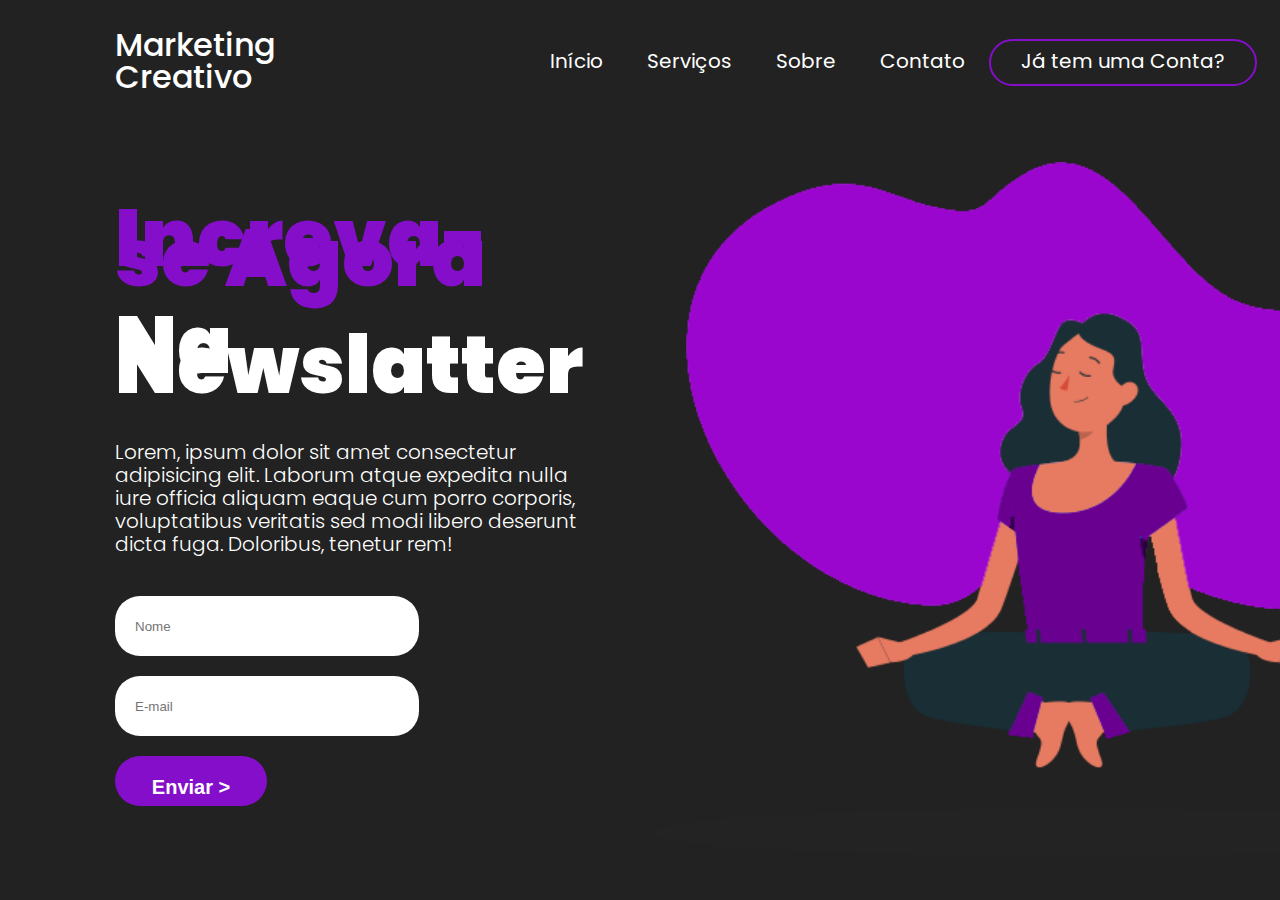
<file: landing-page/index.html>
<!DOCTYPE html>
<html lang="pt-br">
<head>
    <meta charset="UTF-8">
    <meta http-equiv="X-UA-Compatible" content="IE=edge">
    <meta name="viewport" content="width=device-width, initial-scale=1.0">
    <link rel="shortcut icon" href="favicon.ico" type="image/x-icon">
    <link rel="stylesheet" href="style.css">
    <link rel="stylesheet" href="media.css">
    <title>Landing Page</title>
</head>
<body>
    <header>
        <div id="title">
            <h1>Marketing</h1>
            <h1>Creativo</h1>
        </div>

        <ul>
            <a href="#"><li>Início</li></a>
            <a href="#"><li>Serviços</li></a>
            <a href="#"><li>Sobre</li></a>
            <a href="#"><li>Contato</li></a>
            <a href="#" id="conta-btn"><li>Já tem uma Conta?</li></a>
        </ul>
    </header>
    
    <main>
        <aside>
            <h2 id="inscreva"><strong>Increva-se Agora</strong></h2>
            <h2><strong>Na Newslatter</strong></h2>
            <p>Lorem, ipsum dolor sit amet consectetur adipisicing elit. Laborum atque expedita nulla iure officia aliquam eaque cum porro corporis, voluptatibus veritatis sed modi libero deserunt dicta fuga. Doloribus, tenetur rem!</p>
            <form>
                <input type="text" placeholder="Nome">
                <input type="email" placeholder="E-mail">
                <input type="submit" value="Enviar >">
            </form>
        </aside>
        <article>
            <img src="77d0a7c454e658833800528e748edbe9.png" alt="imagem">
        </article>
    </main>
</body>
</html>
</file>
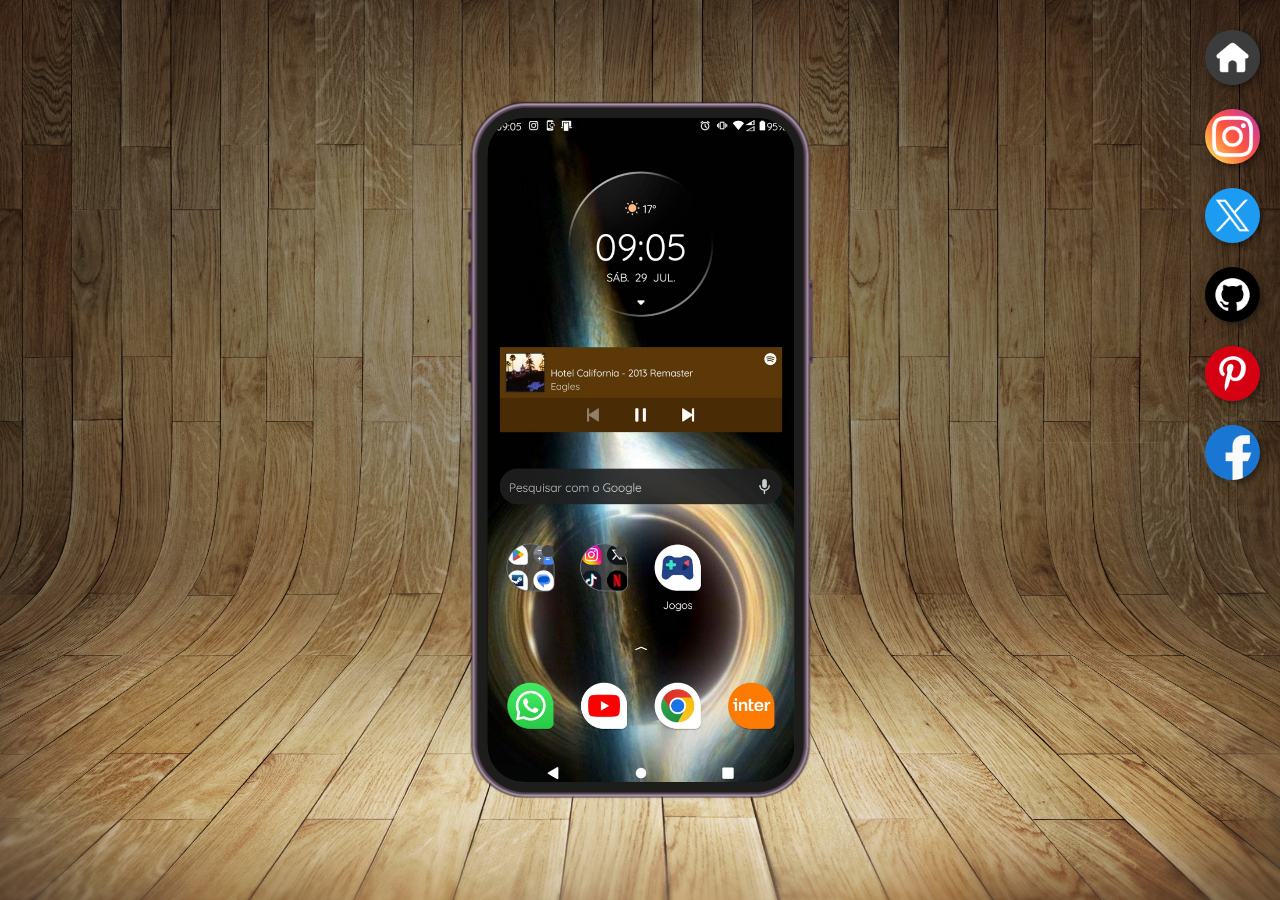
<file: my-social/index.html>
<!DOCTYPE html>
<html lang="pt-br">
<head>
    <meta charset="UTF-8">
    <meta name="viewport" content="width=device-width, initial-scale=1.0">
    <link rel="shortcut icon" href="images/favicon.ico" type="image/x-icon">
    <link rel="stylesheet" href="style/style.css">
    <title>Meu Social</title>
</head>
<body>
    <main>
        <section id="phone">
            <iframe src="home.html" frameborder="0" name="tela" id="tela" ></iframe>
        </section>
        <section id="menu">
            <ul>
                <li><a href="home.html" target="tela"><img src="images/home/icon-home.png" alt="Home"></a></li>
                <li><a href="instagram.html" target="tela"><img src="images/instagram/icon-instagram.png" alt="Instagram"></a></li>
                <li><a href="twitter.html" target="tela"><img src="images/twitter/icon-twitter.png" alt="Twitter"></a></li>
                <li><a href="github.html" target="tela"><img src="images/github/icon-github.png" alt="Github"></a></li>
                <li><a href="pinterest.html" target="tela"><img src="images/pinterest/icon-pinterest.png" alt="Pinterest"></a></li>
                <li><a href="facebook.html" target="tela"><img src="images/facebook/icon-facebook.png" alt="Facebook"></a></li>
            </ul>
        </section>
    </main>
</body>
</html>
</file>
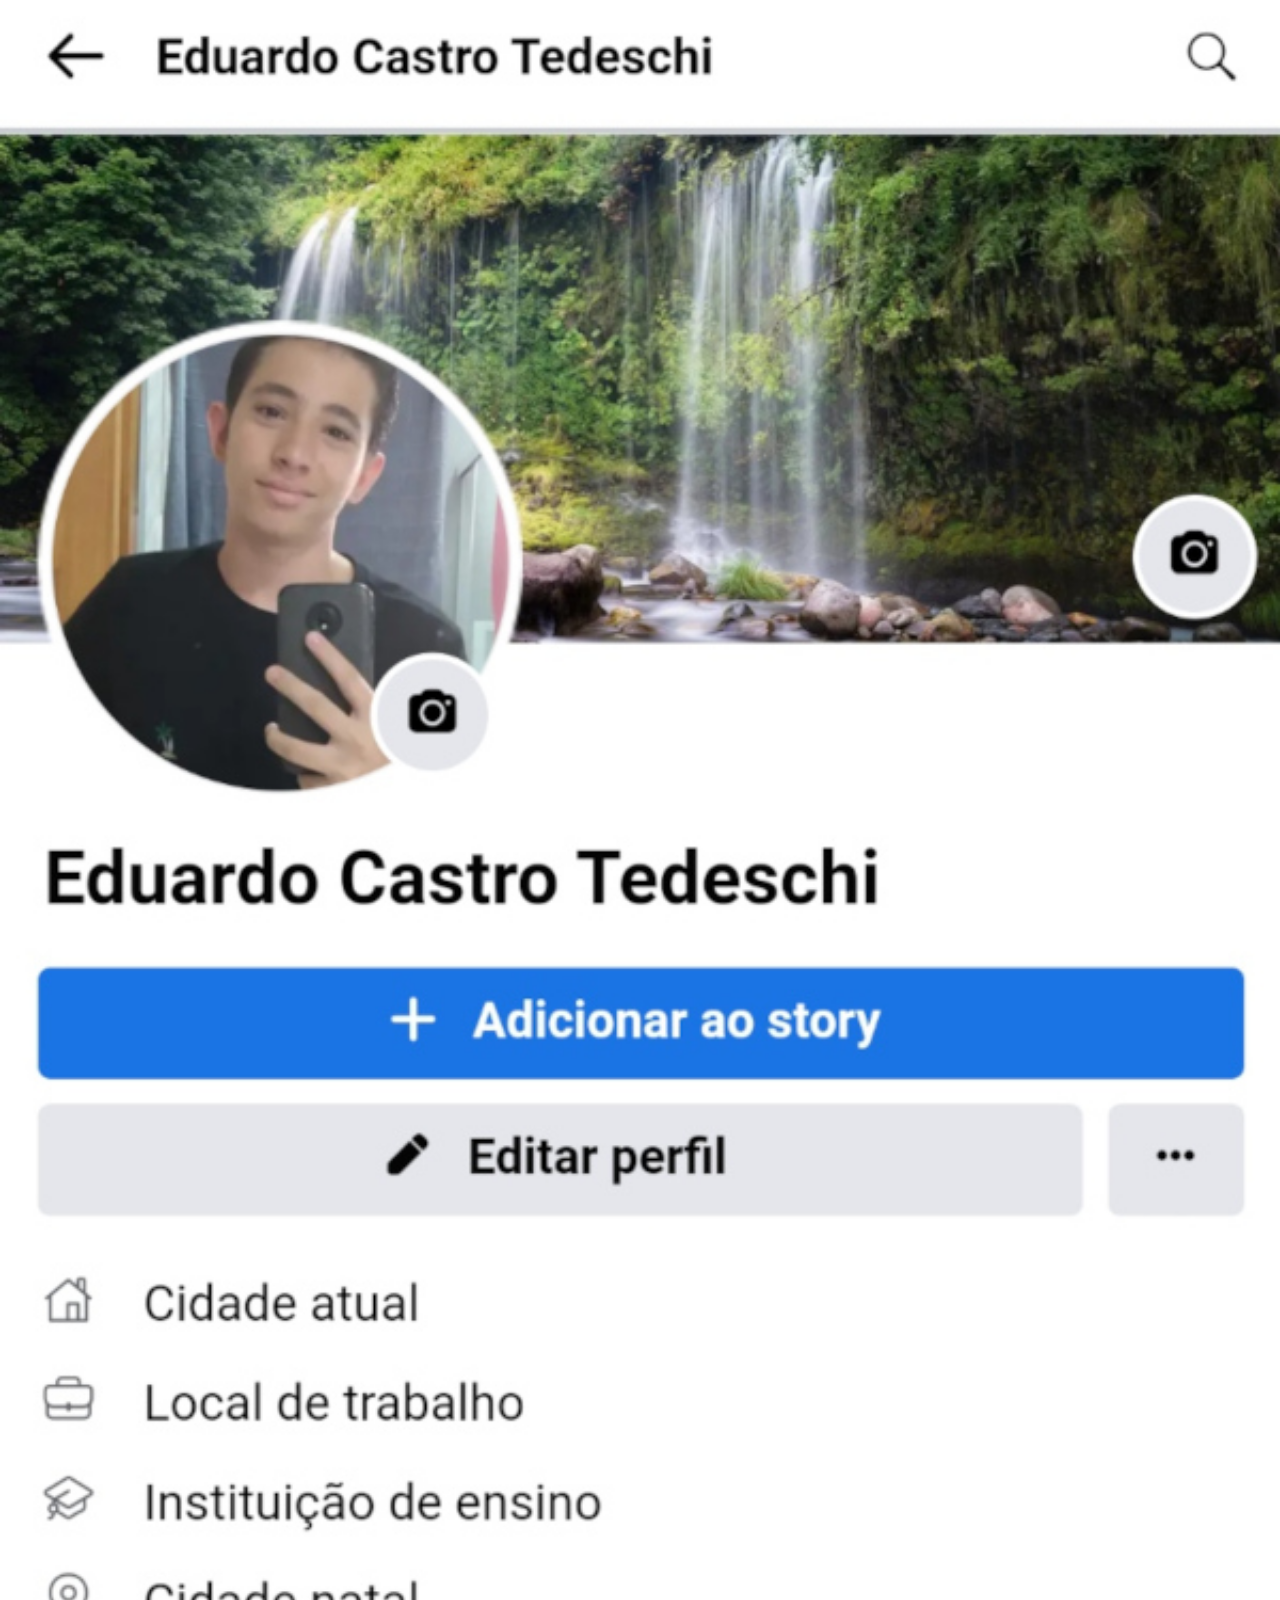
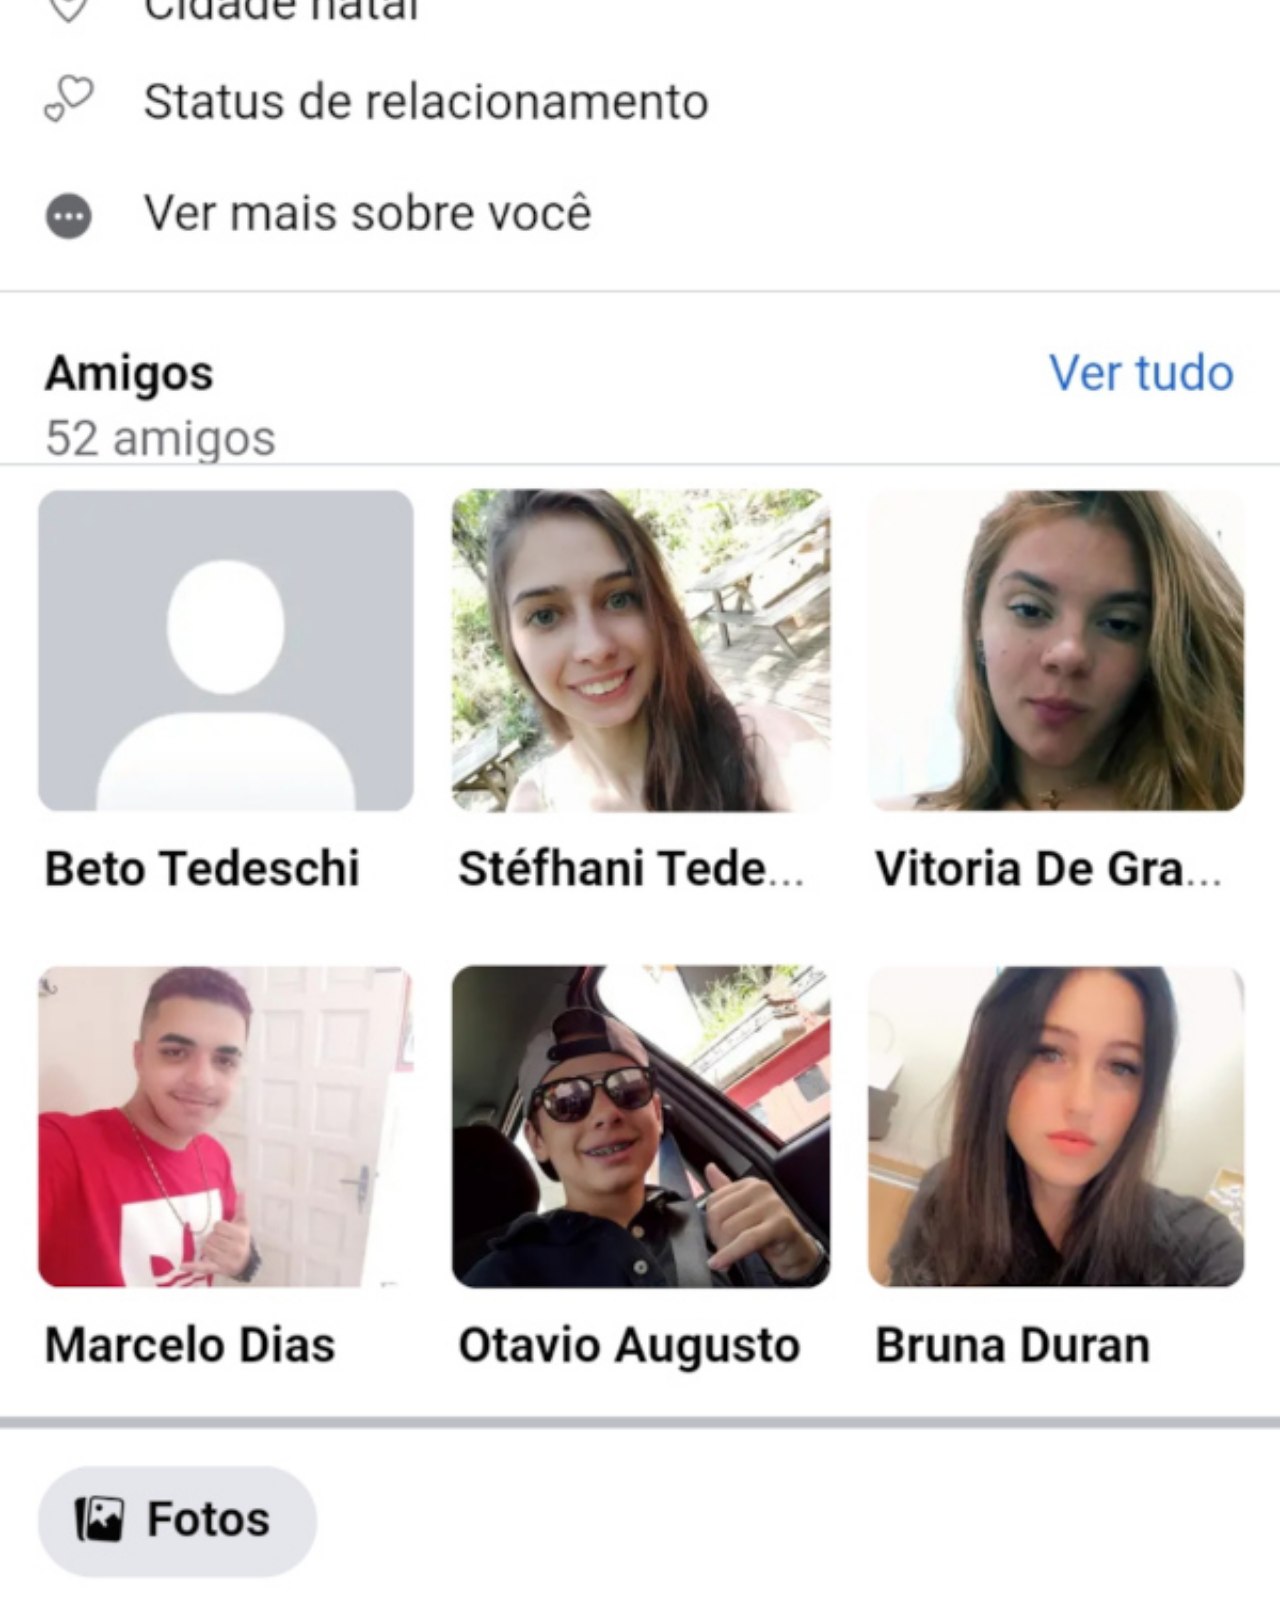
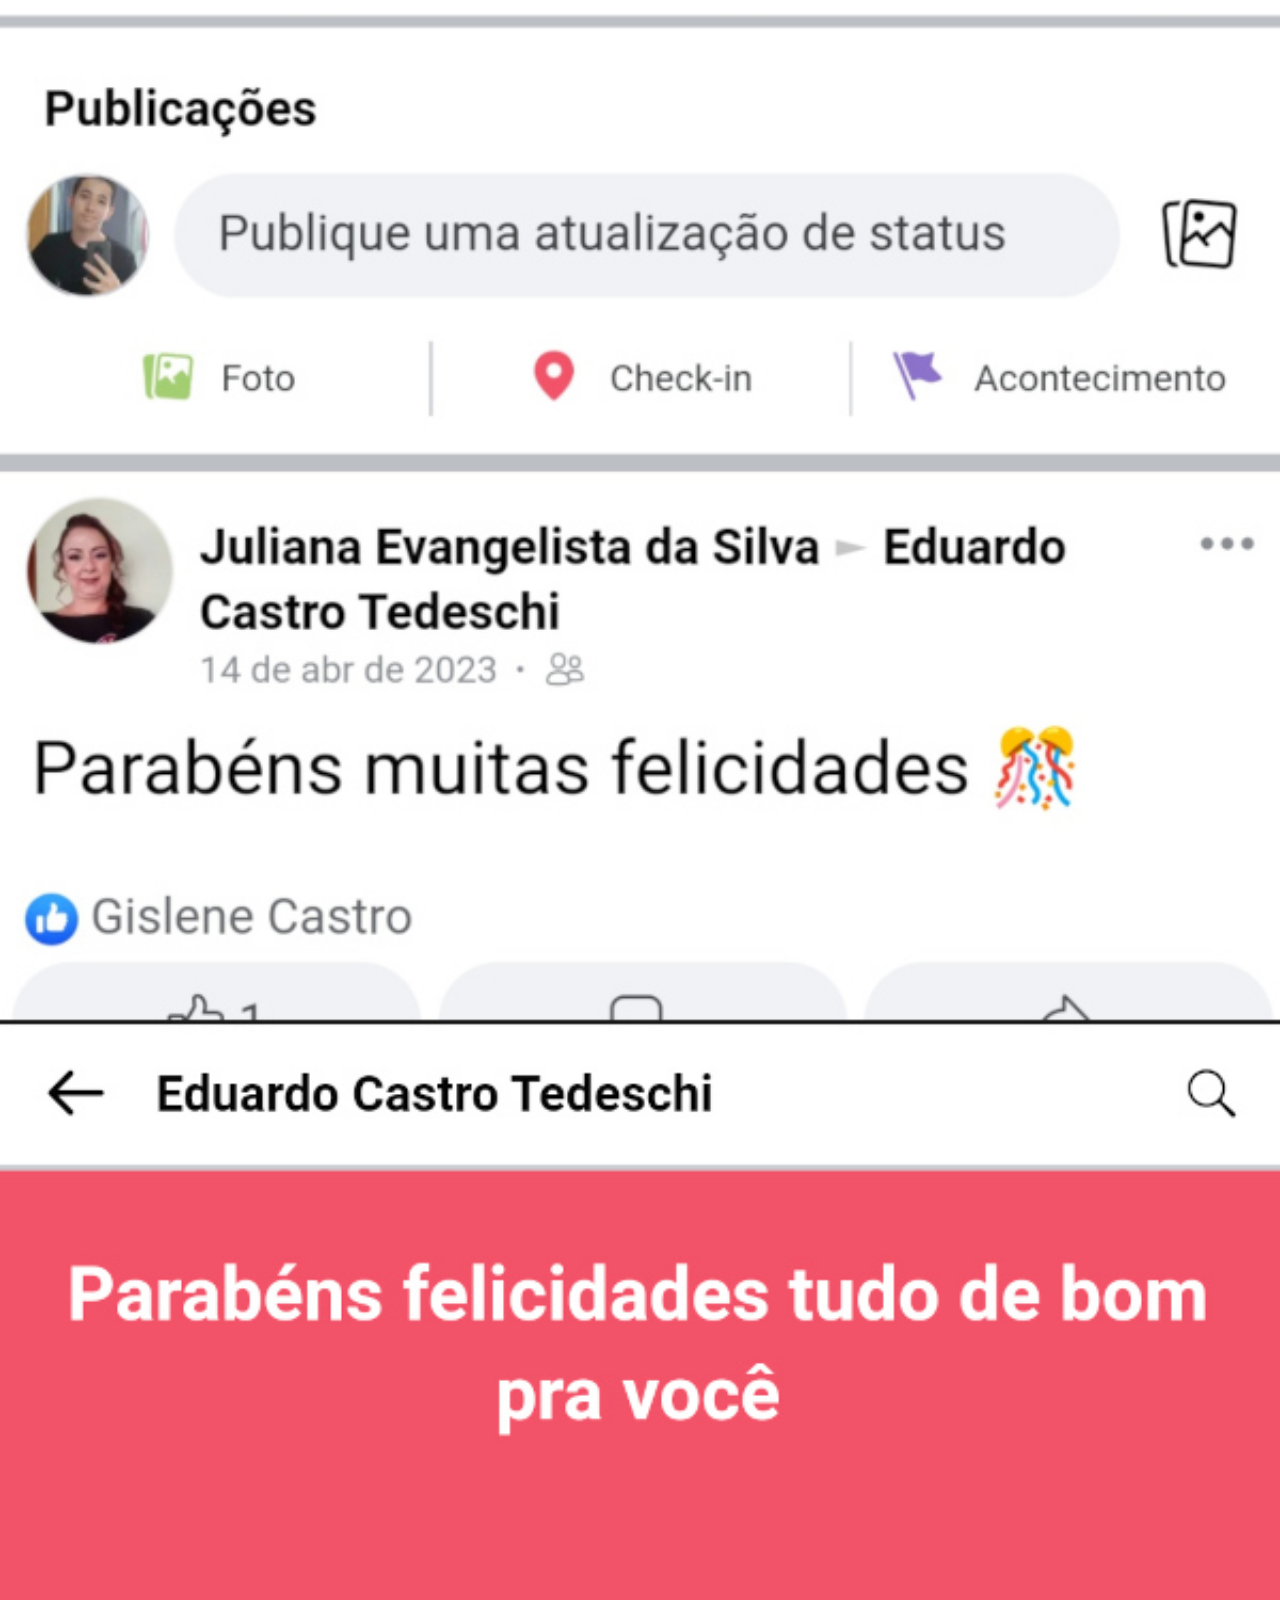
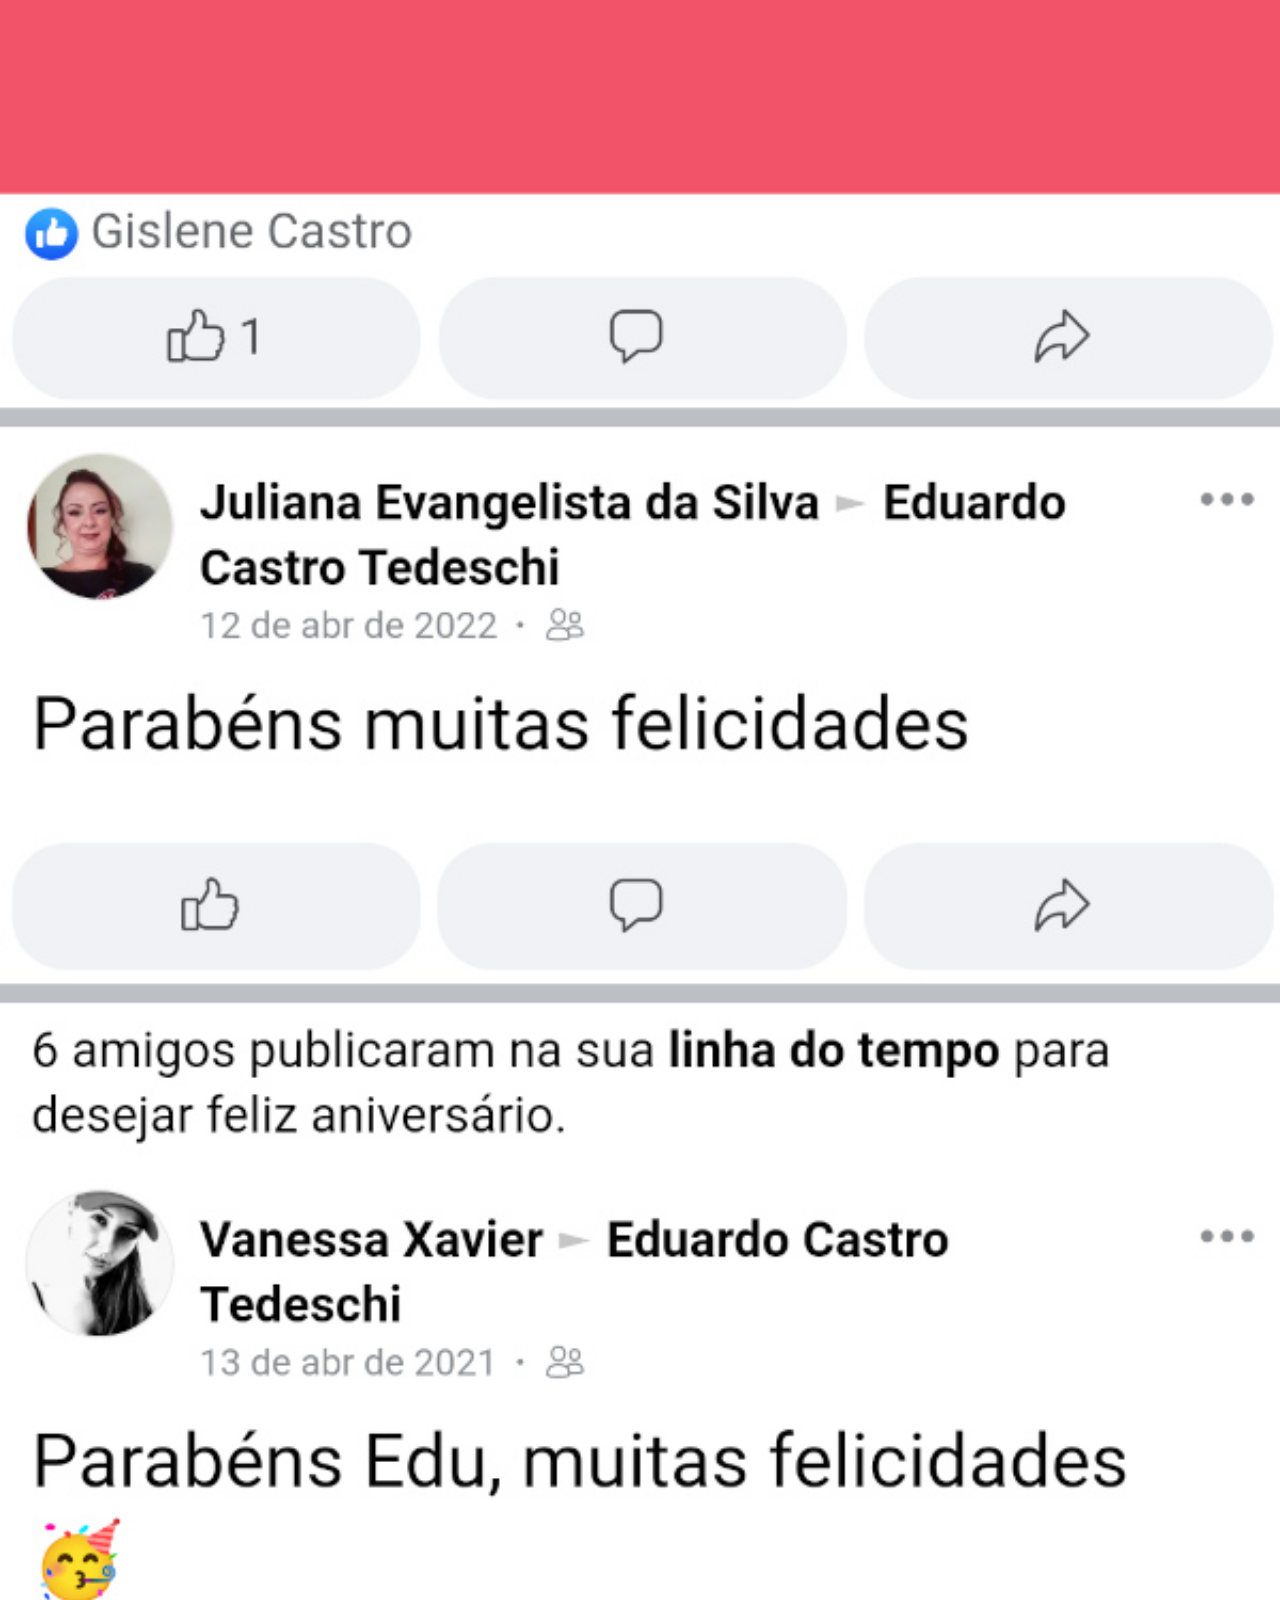
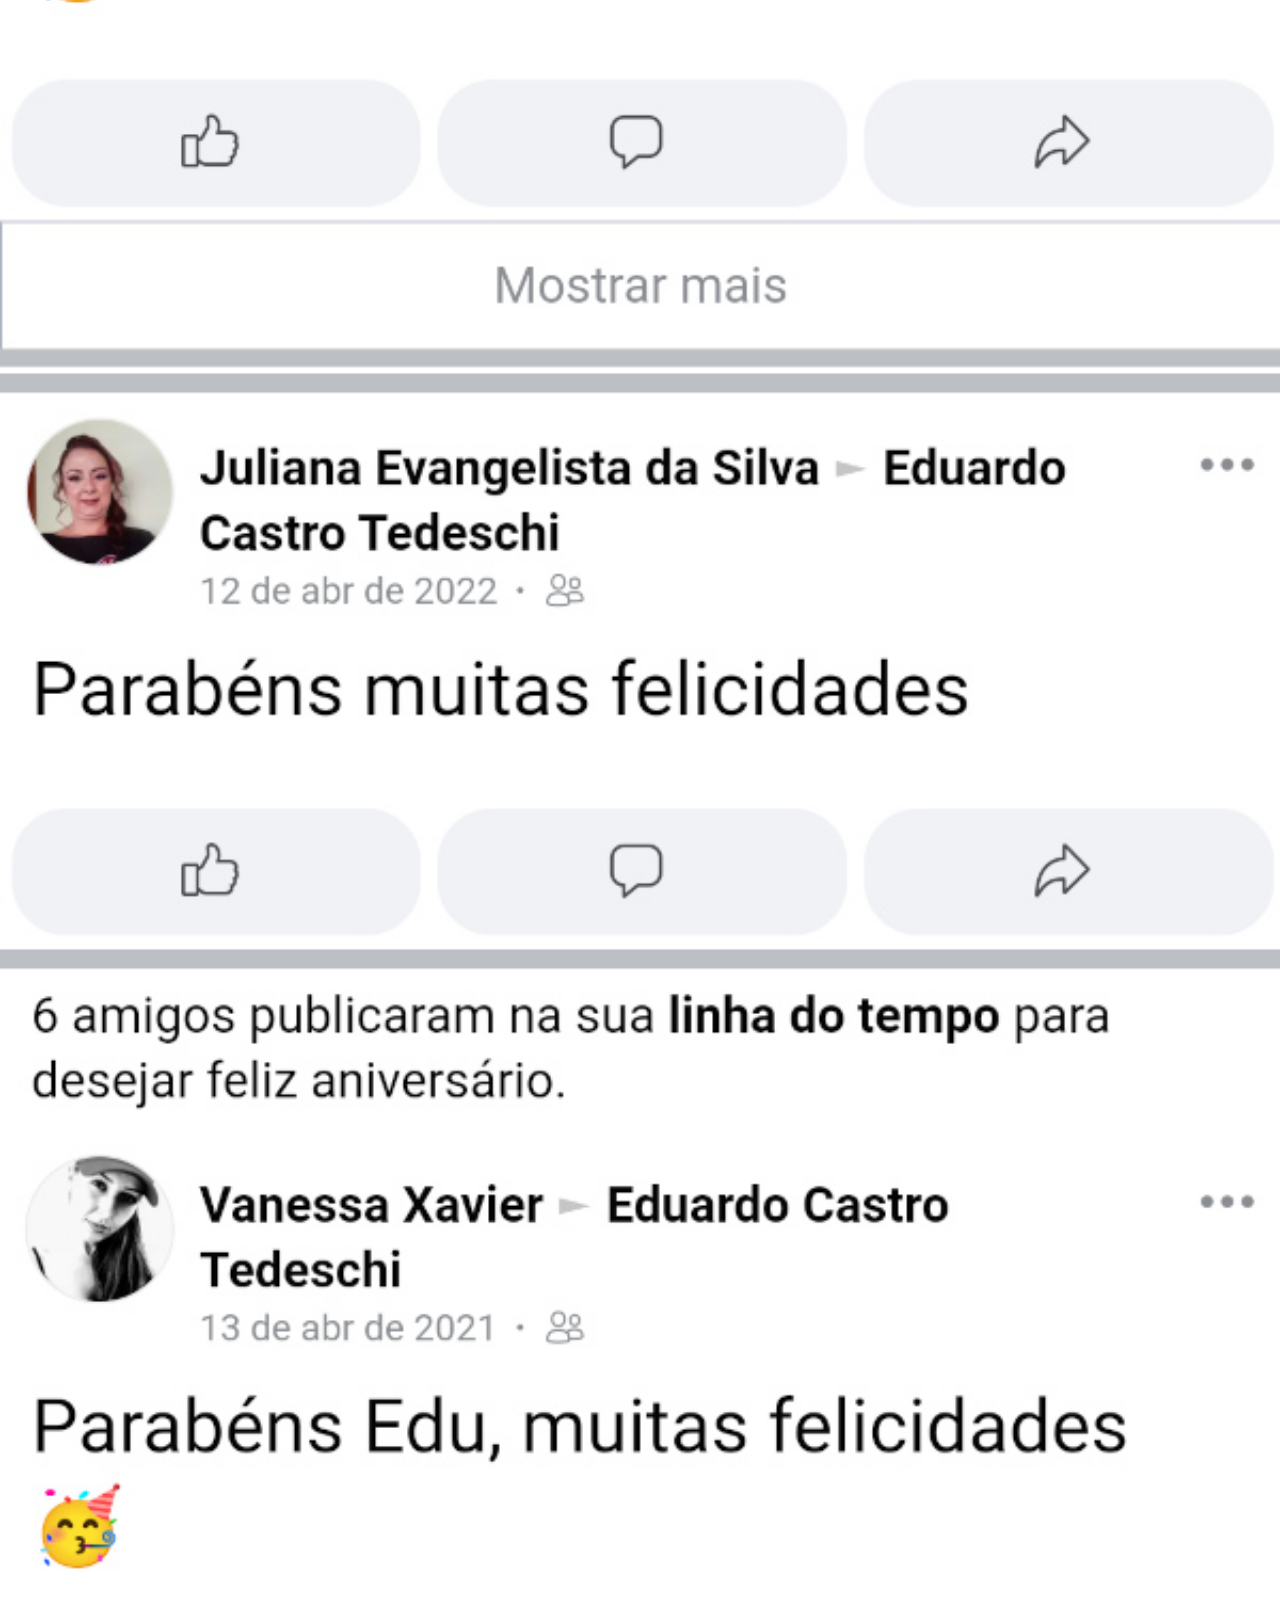
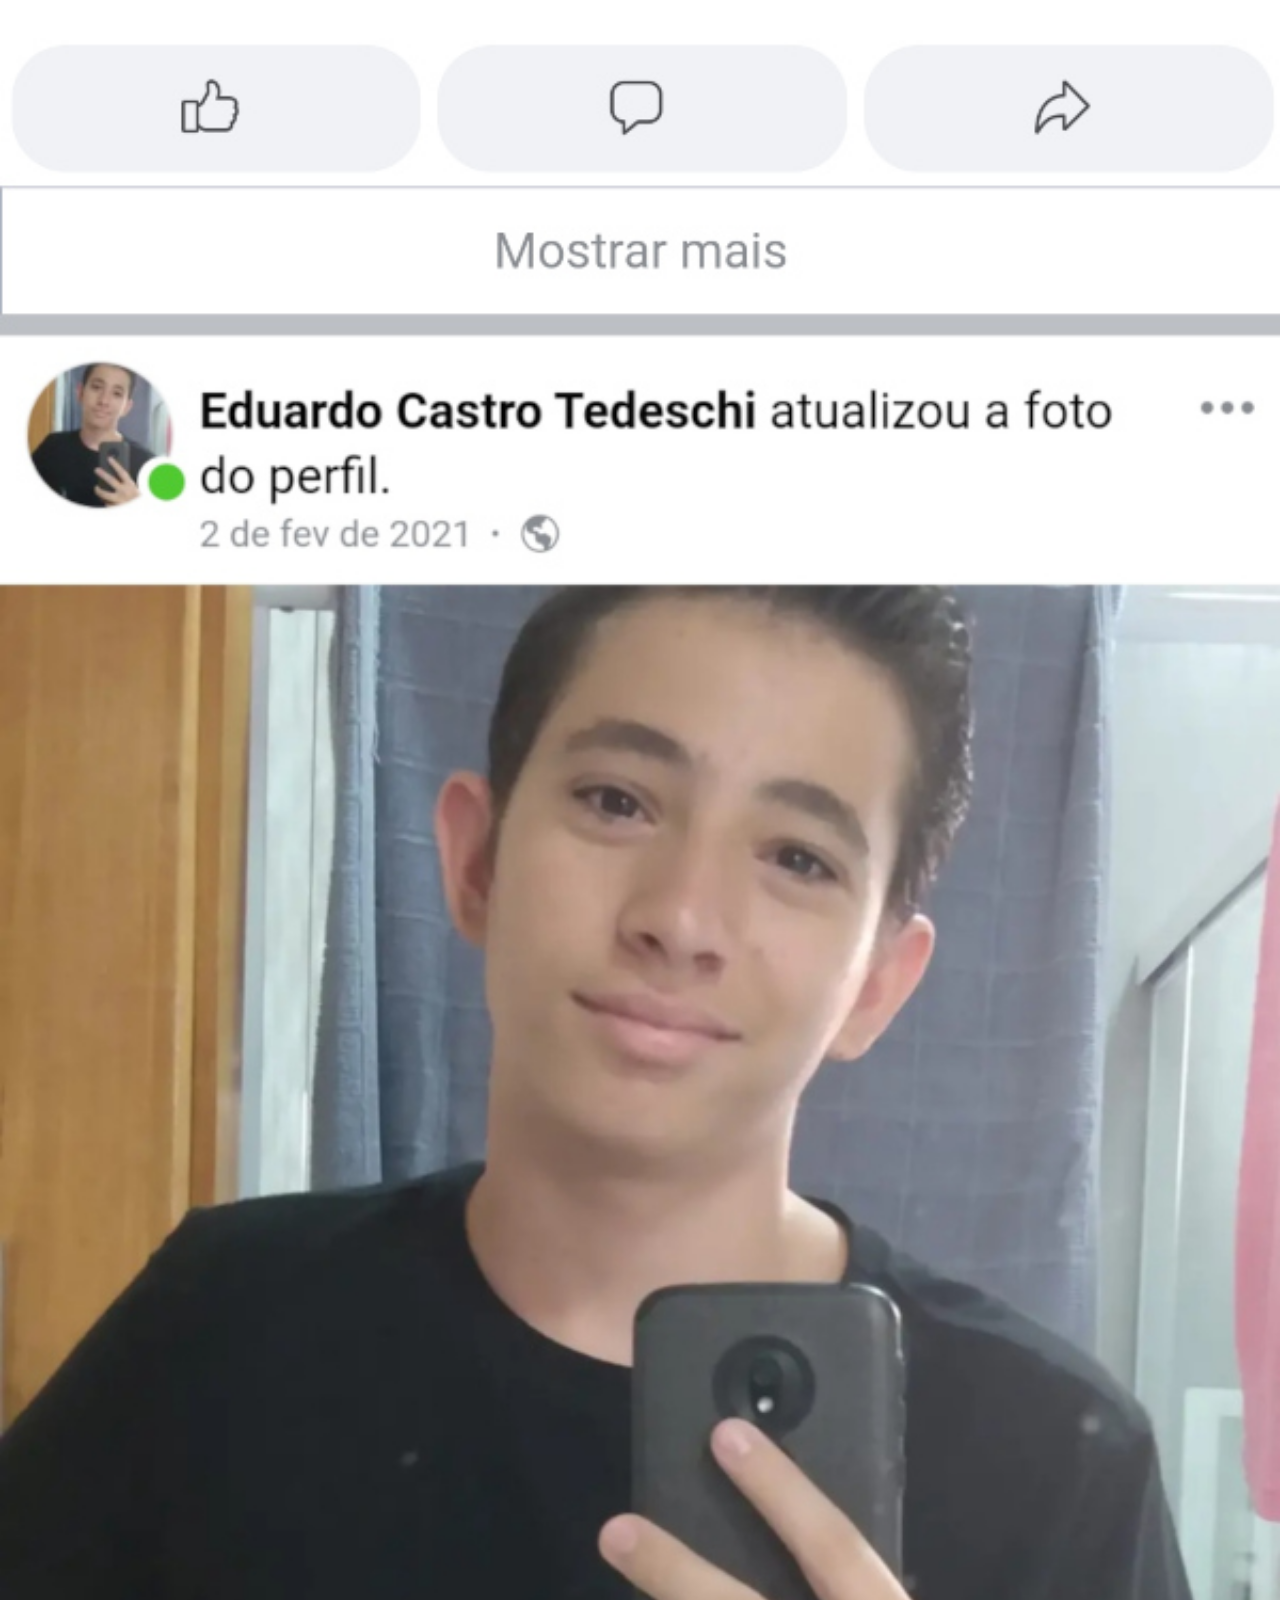
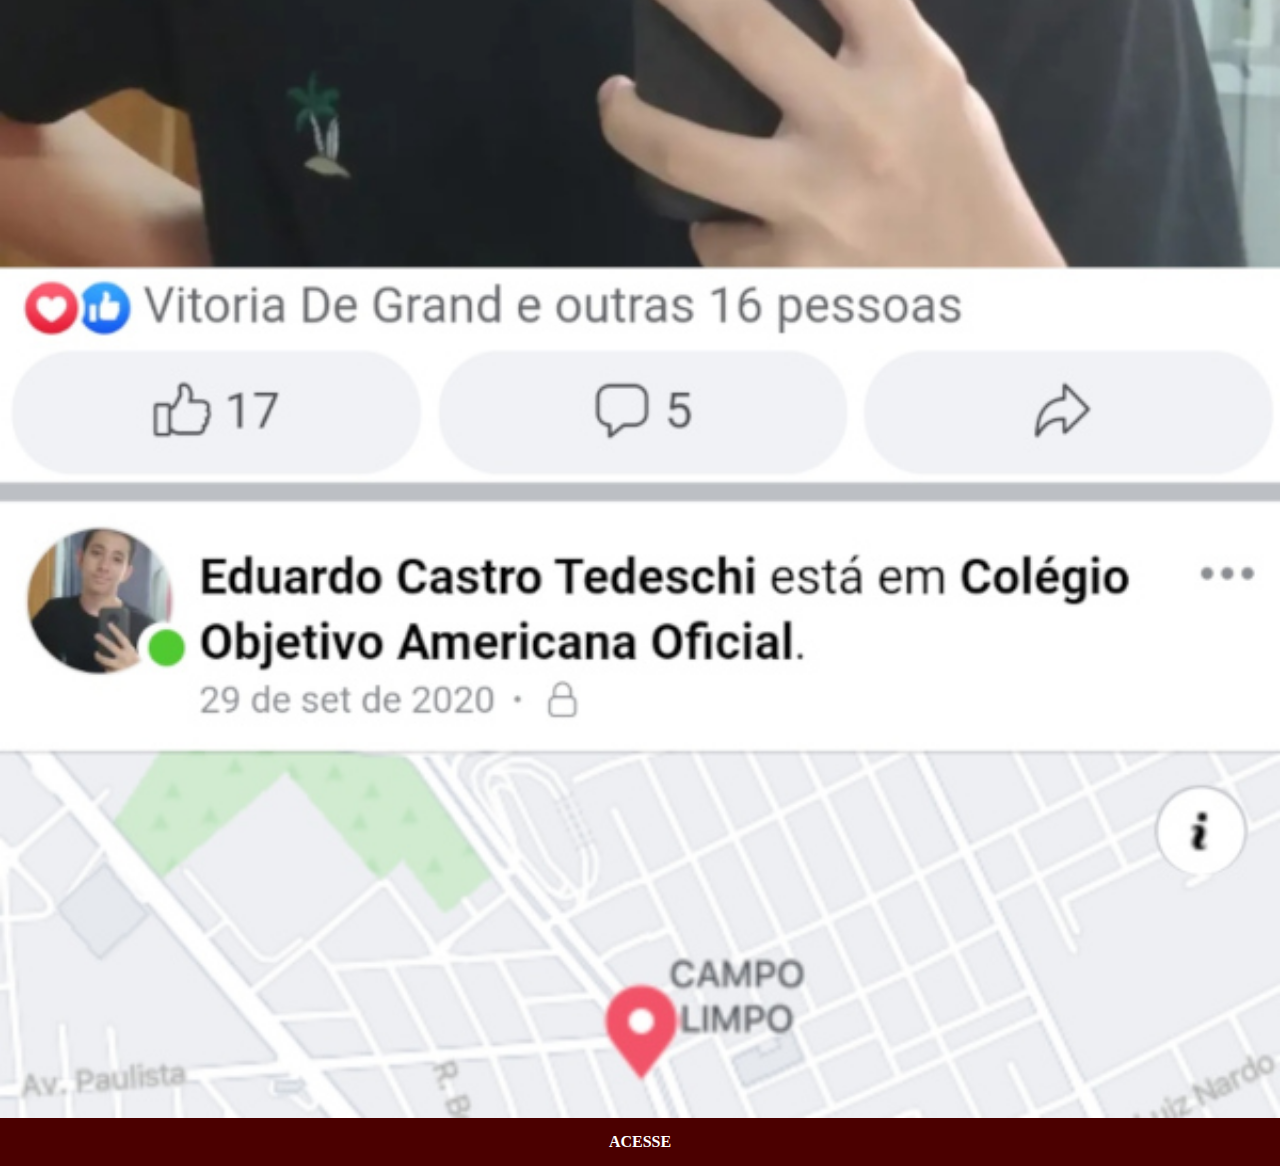
<file: my-social/facebook.html>
<!DOCTYPE html>
<html lang="pt-br">
<head>
    <meta charset="UTF-8">
    <meta name="viewport" content="width=device-width, initial-scale=1.0">
    <link rel="stylesheet" href="style/pages.css">
    <title>Facebook</title>
</head>
<body>
    <img src="images/facebook/tela-facebook.jpg" alt="Facebook">
    <a href="https://web.facebook.com/eduardo.tedeschi.311" target="_blank">ACESSE</a>
</body>
</html>
</file>
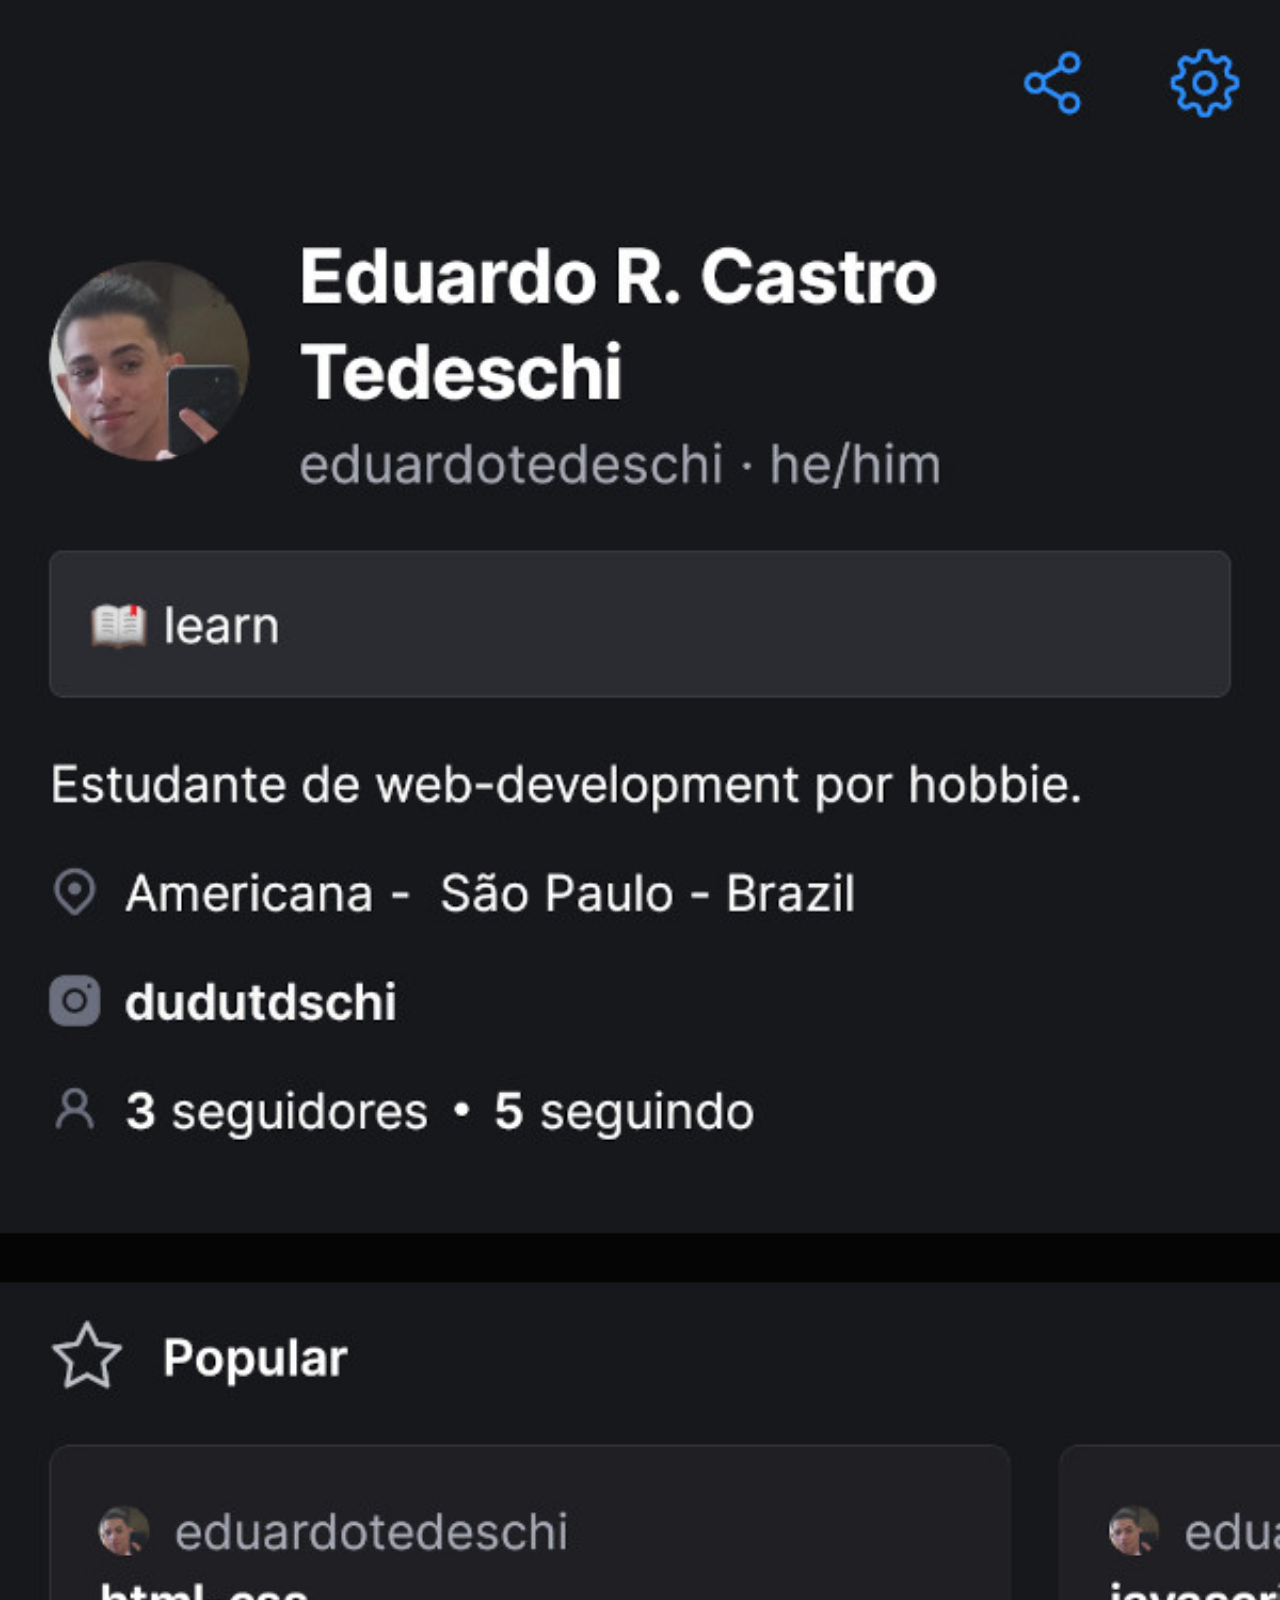
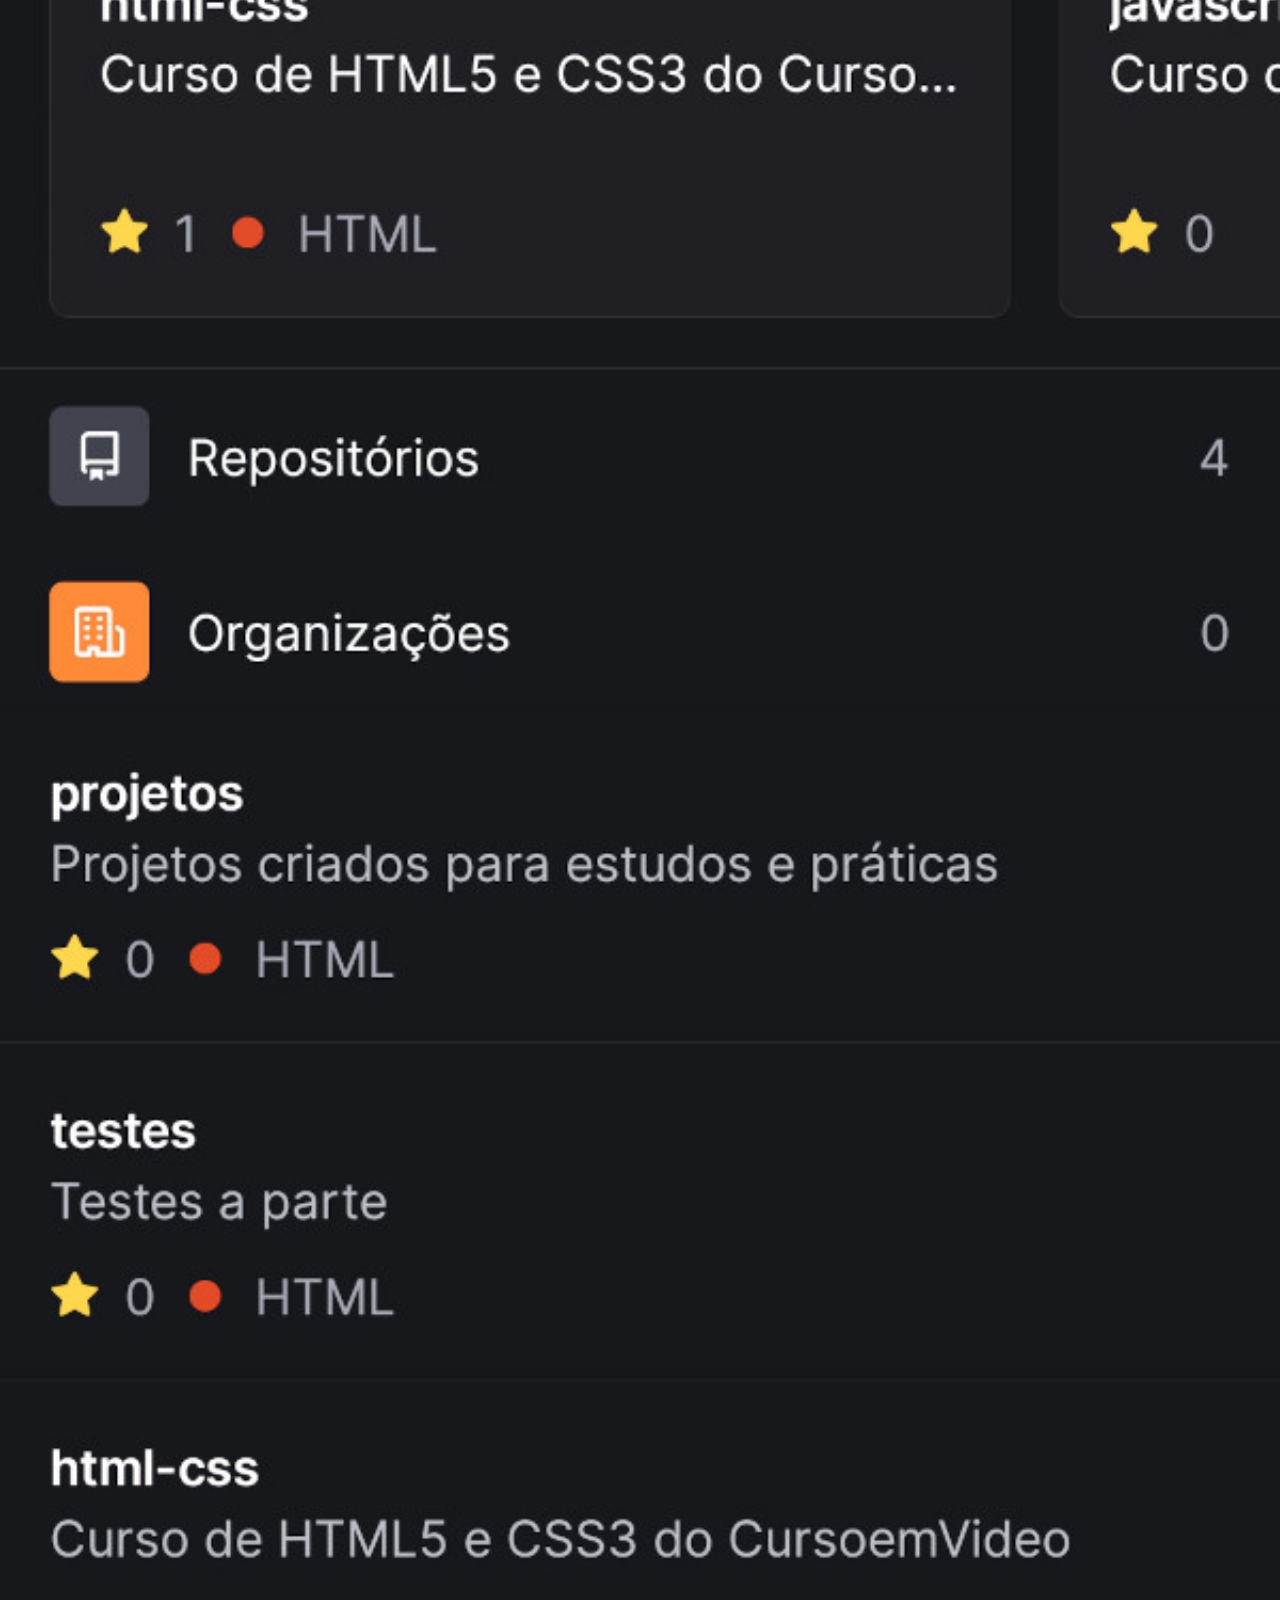
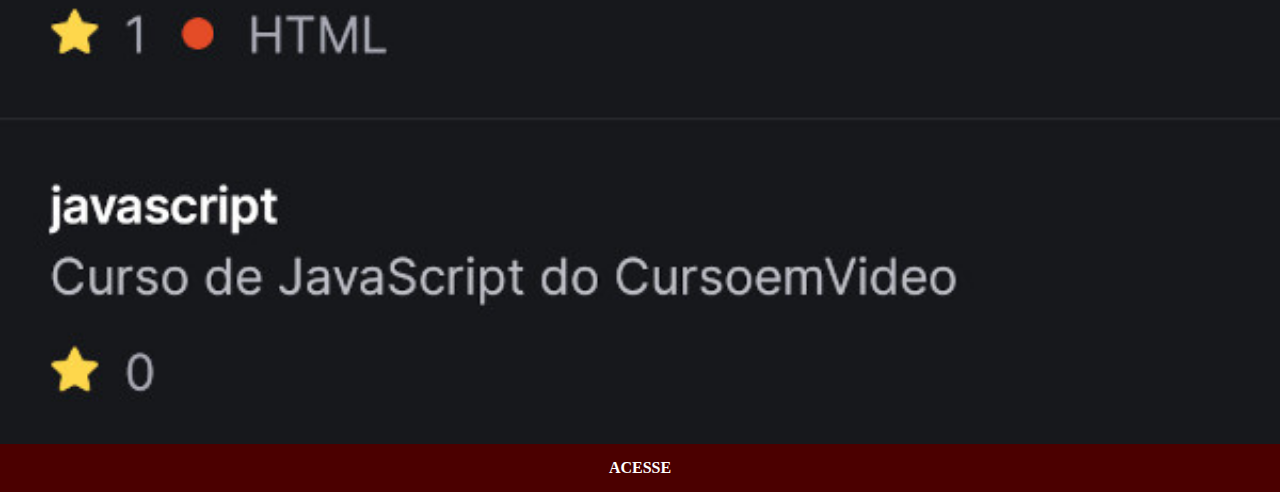
<file: my-social/github.html>
<!DOCTYPE html>
<html lang="pt-br">
<head>
    <meta charset="UTF-8">
    <meta name="viewport" content="width=device-width, initial-scale=1.0">
    <link rel="stylesheet" href="style/pages.css">
    <title>Github</title>
</head>
<body>
    <img src="images/github/tela-github.jpg" alt="Github">
    <a href="https://github.com/eduardotedeschi" target="_blank">ACESSE</a>
</body>
</html>
</file>
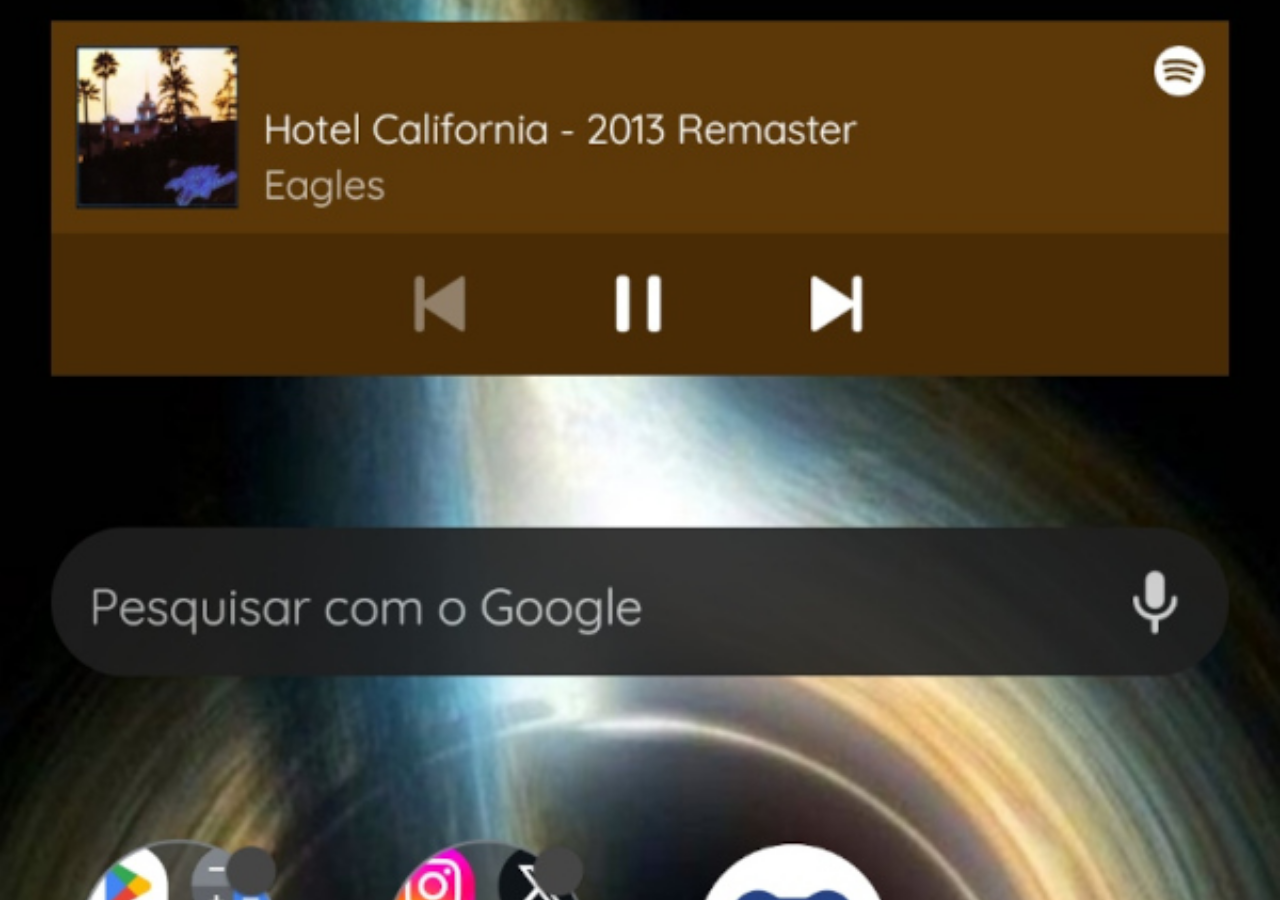
<file: my-social/home.html>
<!DOCTYPE html>
<html lang="pt-br">
<head>
    <meta charset="UTF-8">
    <meta name="viewport" content="width=device-width, initial-scale=1.0">
    <title>Home</title>
    <style>
        *{
            padding: 0px;
            margin: 0px;
        }

        body{
            width: 100vw;
            background: url(images/home/tela-home.jpg) no-repeat fixed center center/cover;
        }

    </style>
</head>
<body>
    
</body>
</html>
</file>
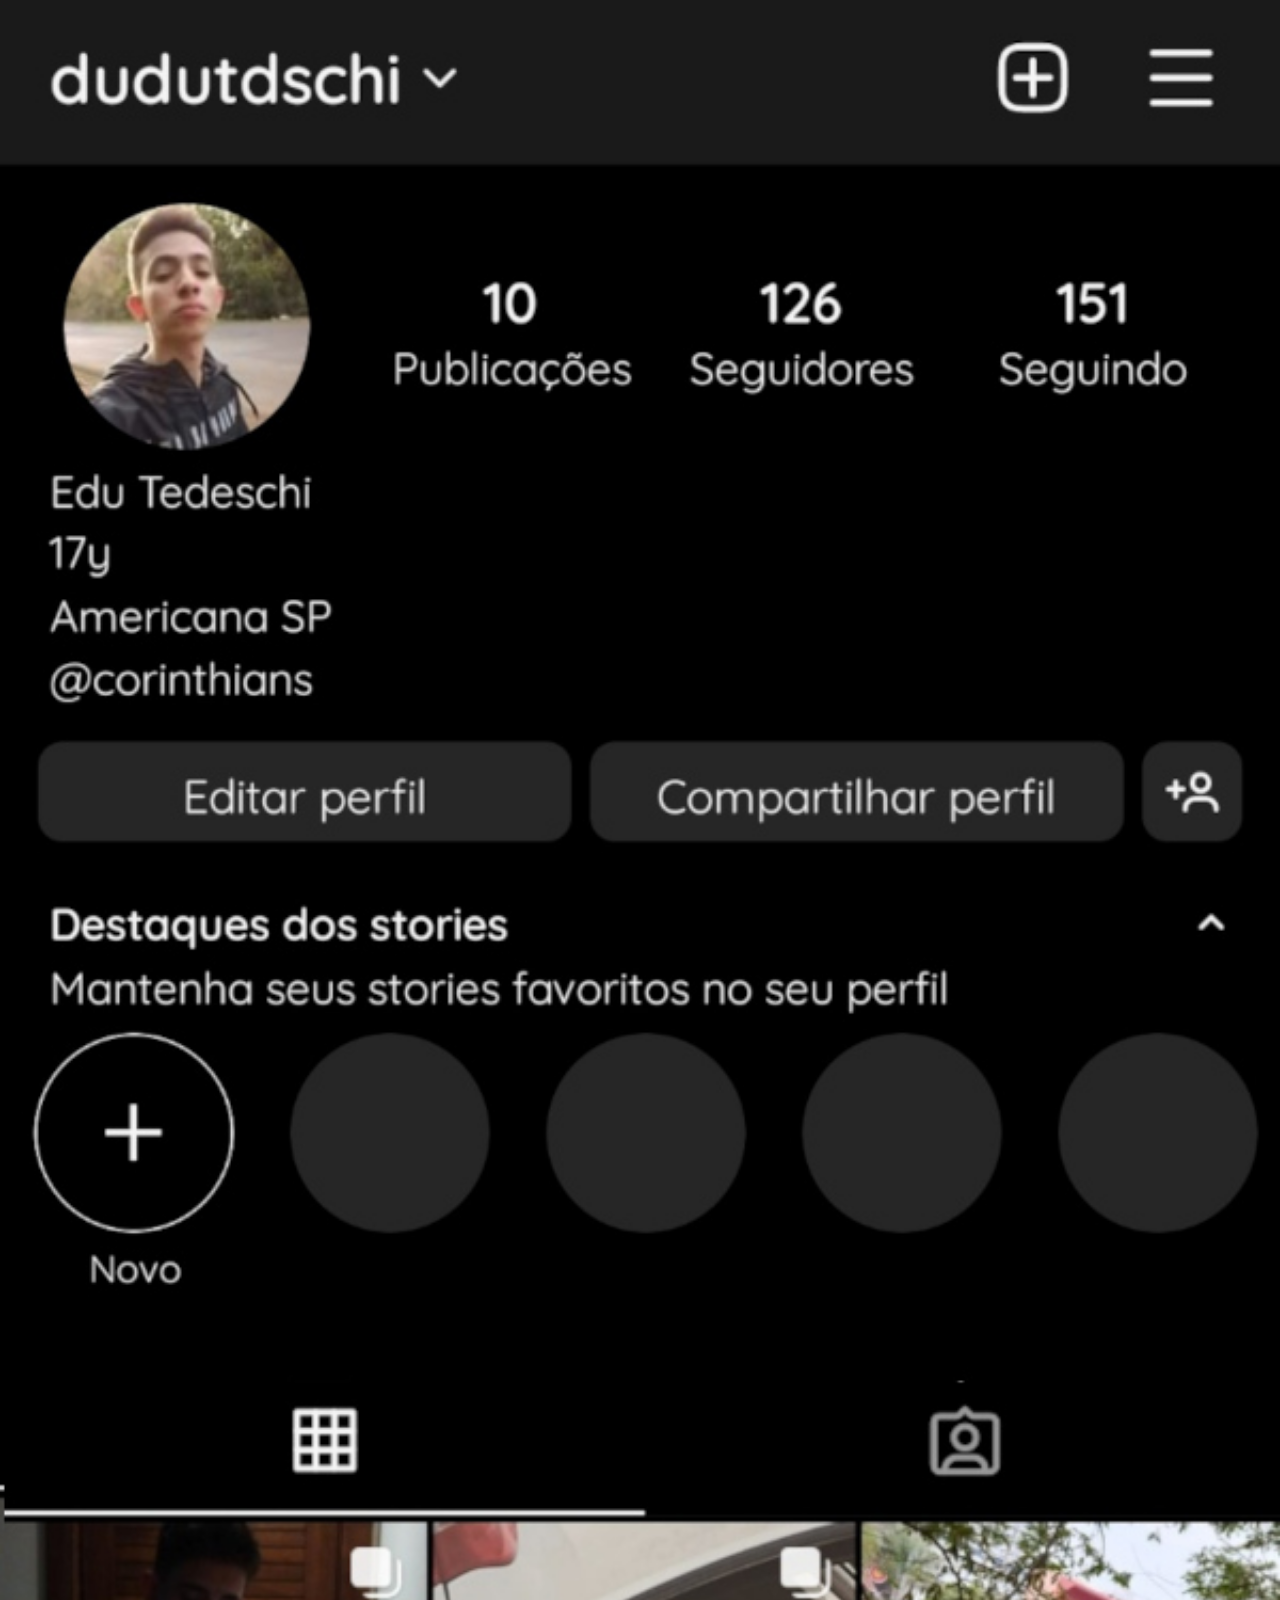
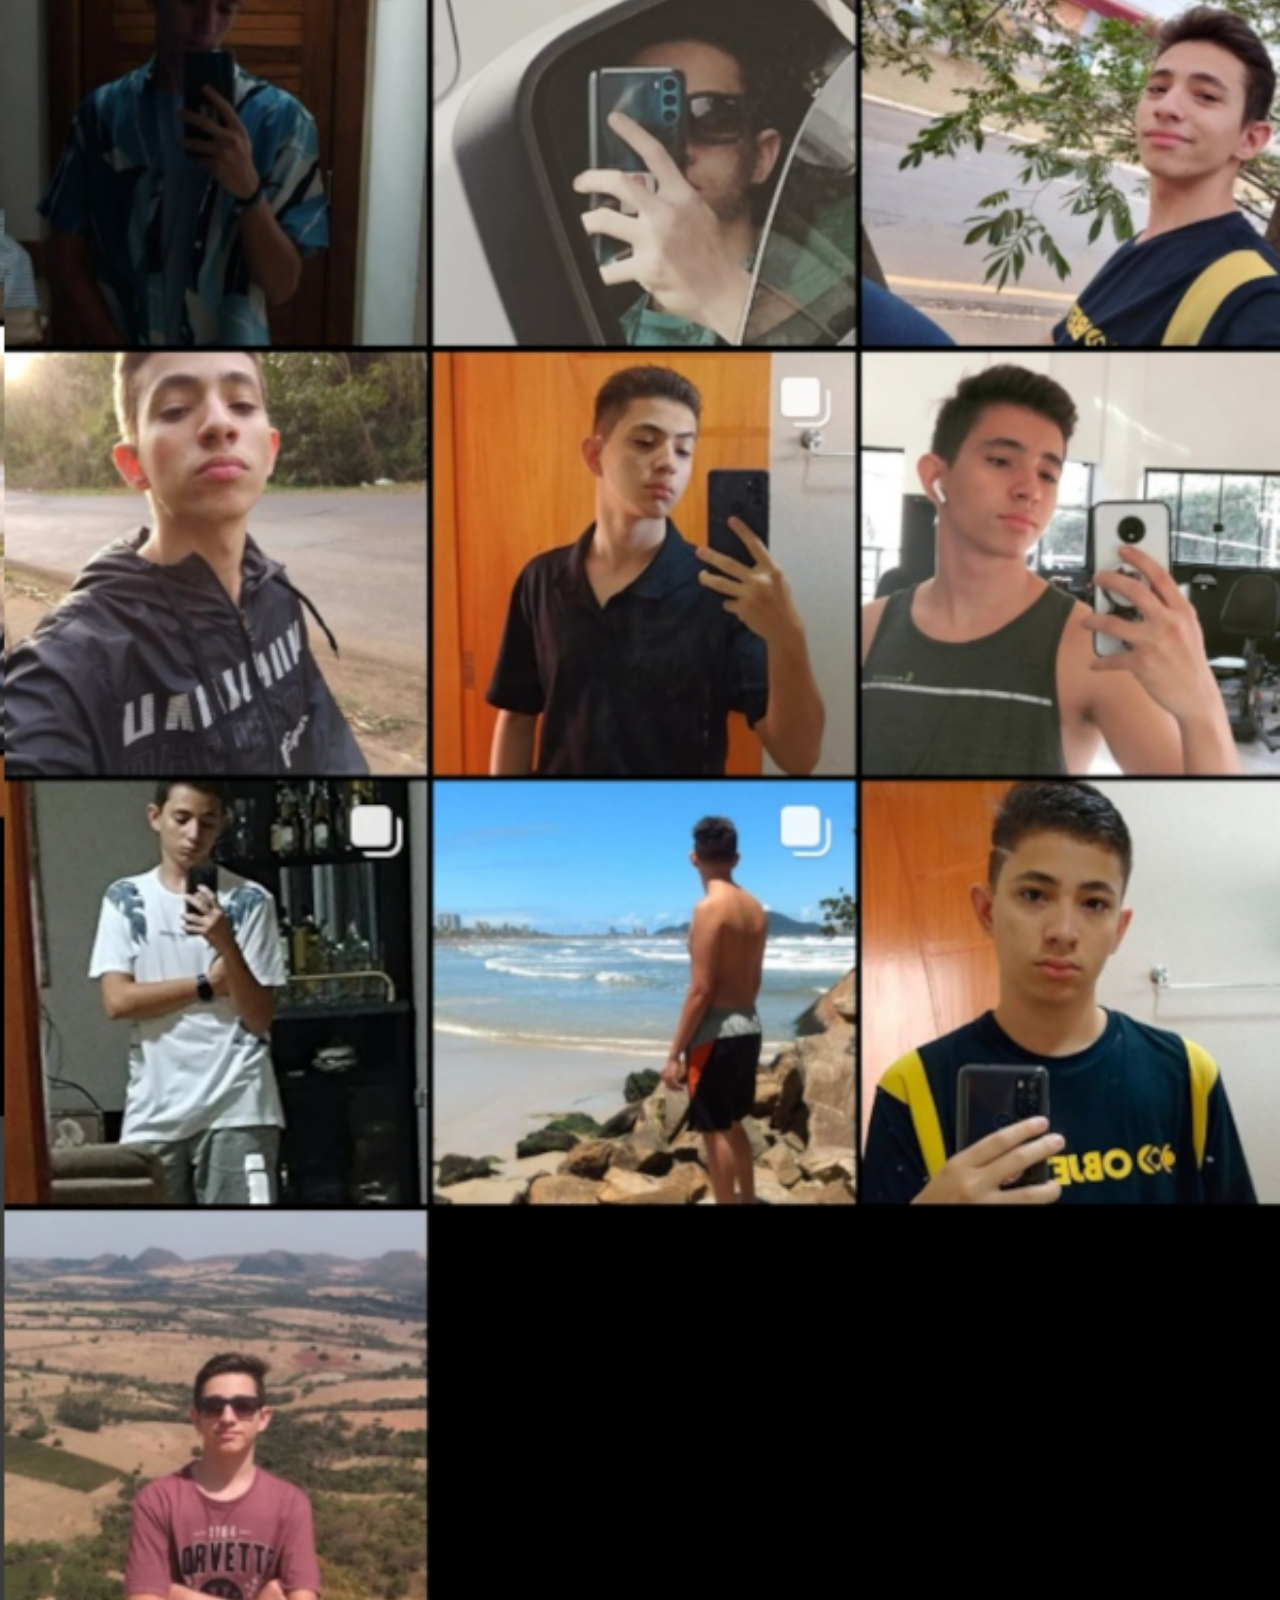
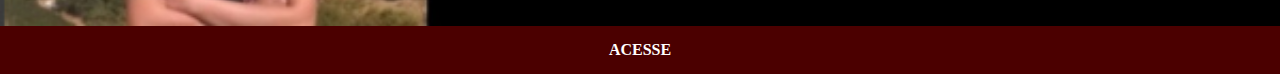
<file: my-social/instagram.html>
<!DOCTYPE html>
<html lang="pt-br">
<head>
    <meta charset="UTF-8">
    <meta name="viewport" content="width=device-width, initial-scale=1.0">
    <link rel="stylesheet" href="style/pages.css">
    <title>Instagram</title>
</head>
<body>
    <img src="images/instagram/tela-instagram.jpg" alt="Instagram">
    <a href="https://instagram.com/dudutdschi" target="_blank">ACESSE</a>
</body>
</html>
</file>
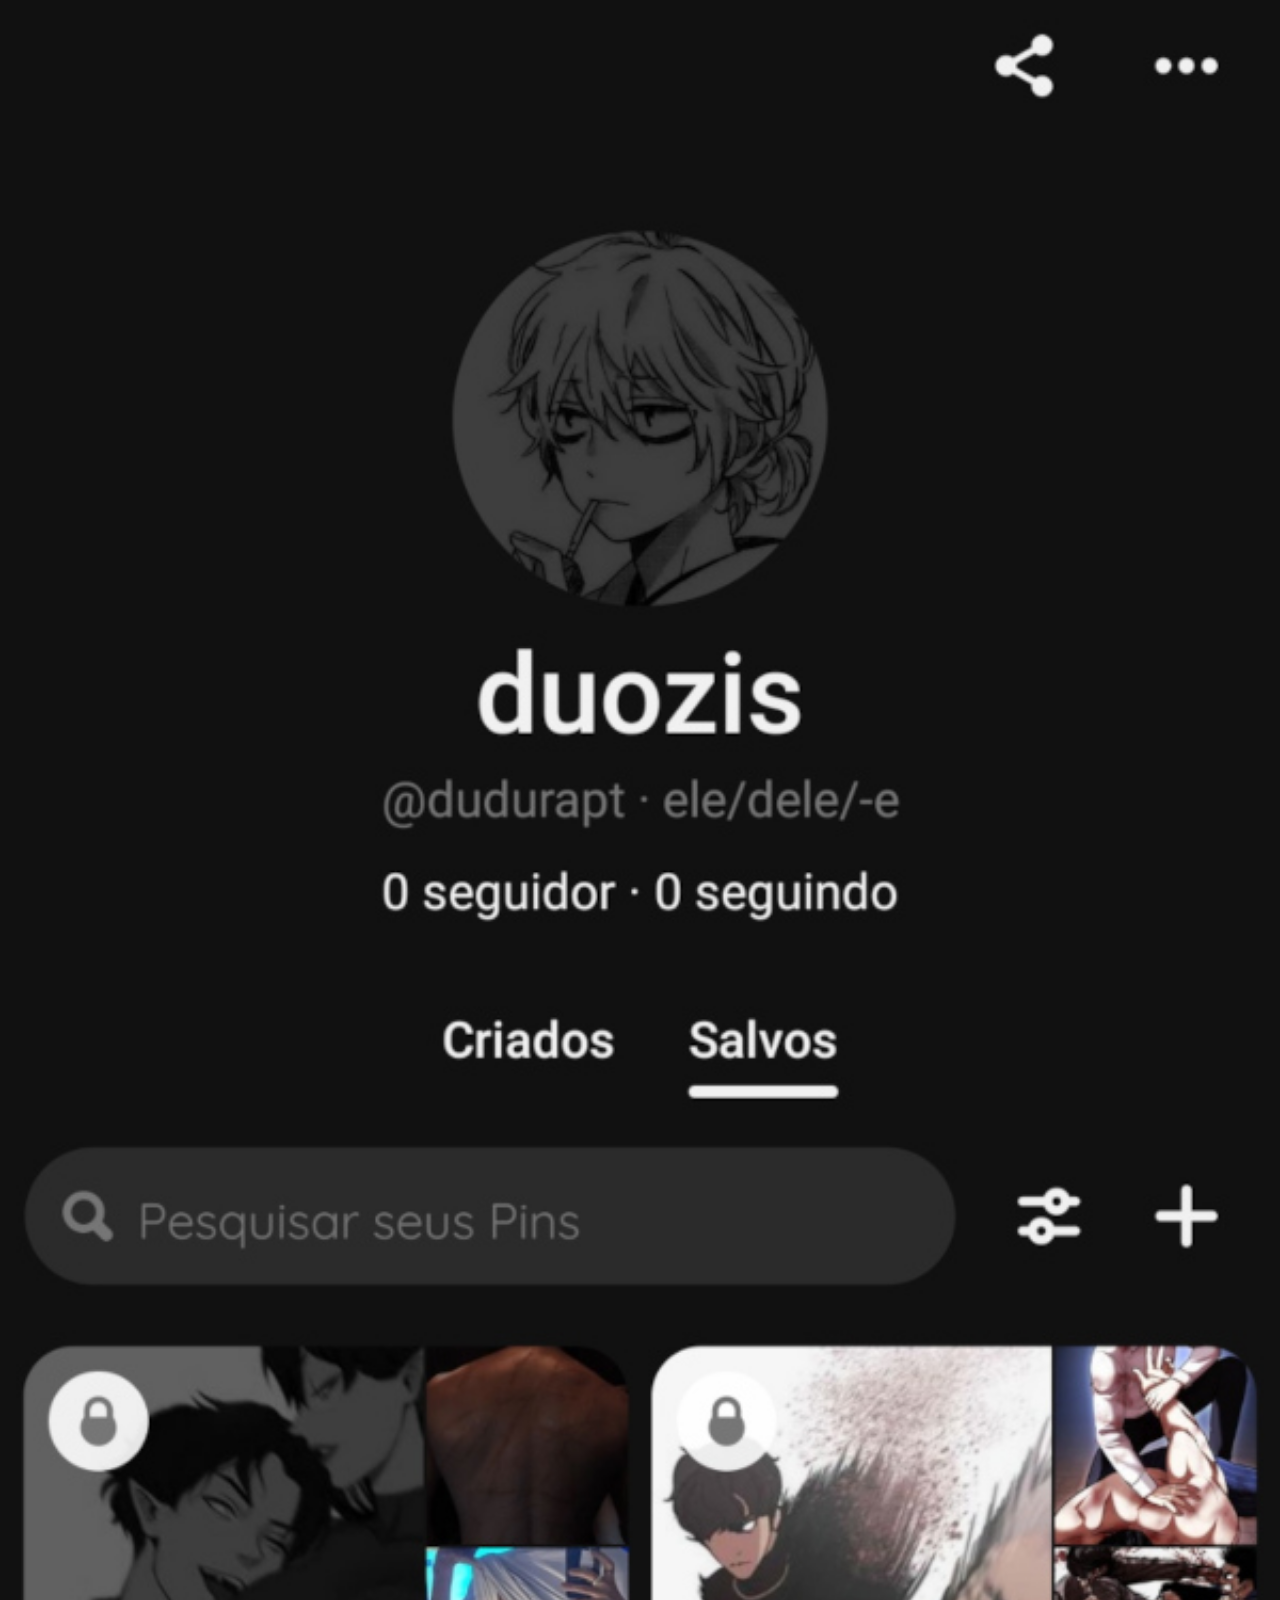
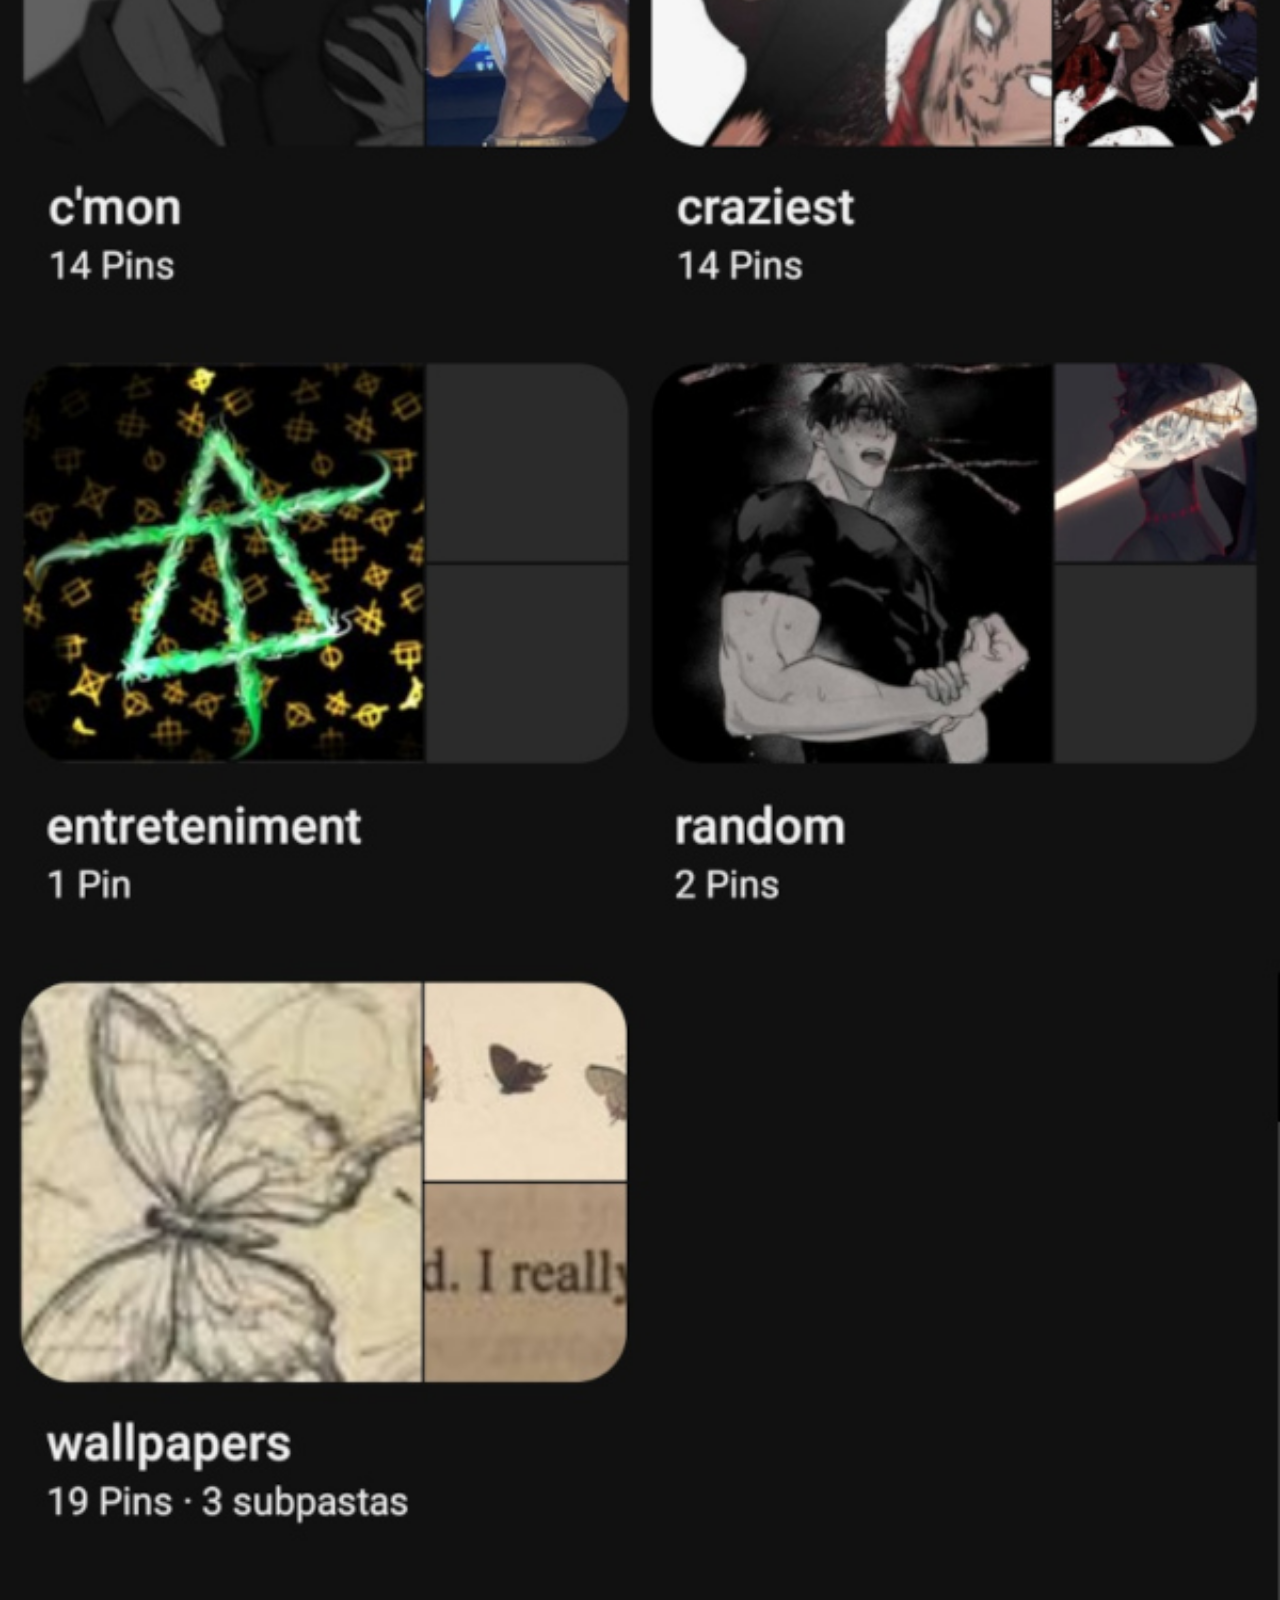
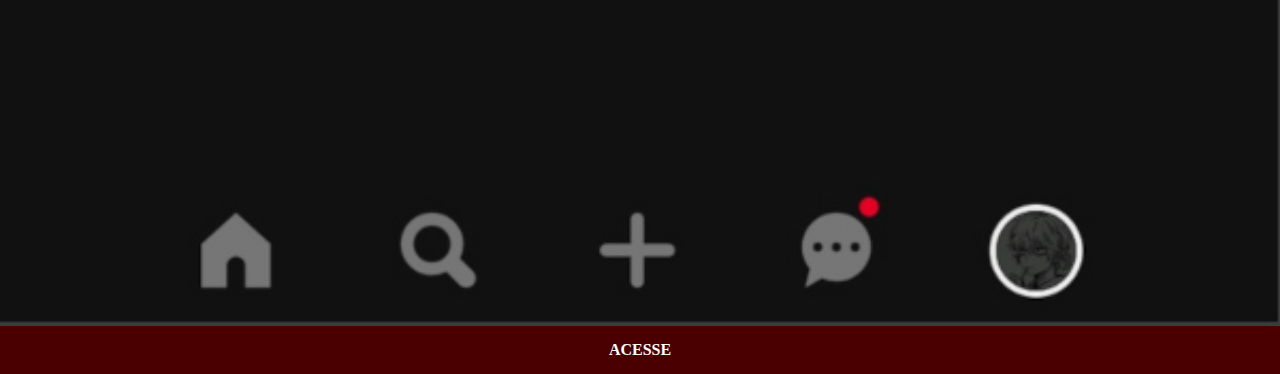
<file: my-social/pinterest.html>
<!DOCTYPE html>
<html lang="pt-br">
<head>
    <meta charset="UTF-8">
    <meta name="viewport" content="width=device-width, initial-scale=1.0">
    <link rel="stylesheet" href="style/pages.css">
    <title>Pinterest</title>
</head>
<body>
    <img src="images/pinterest/tela-pinterest.jpg" alt="Pinterest">
    <a href="https://pin.it/2d5O9B7" target="_blank">ACESSE</a>
</body>
</html>
</file>
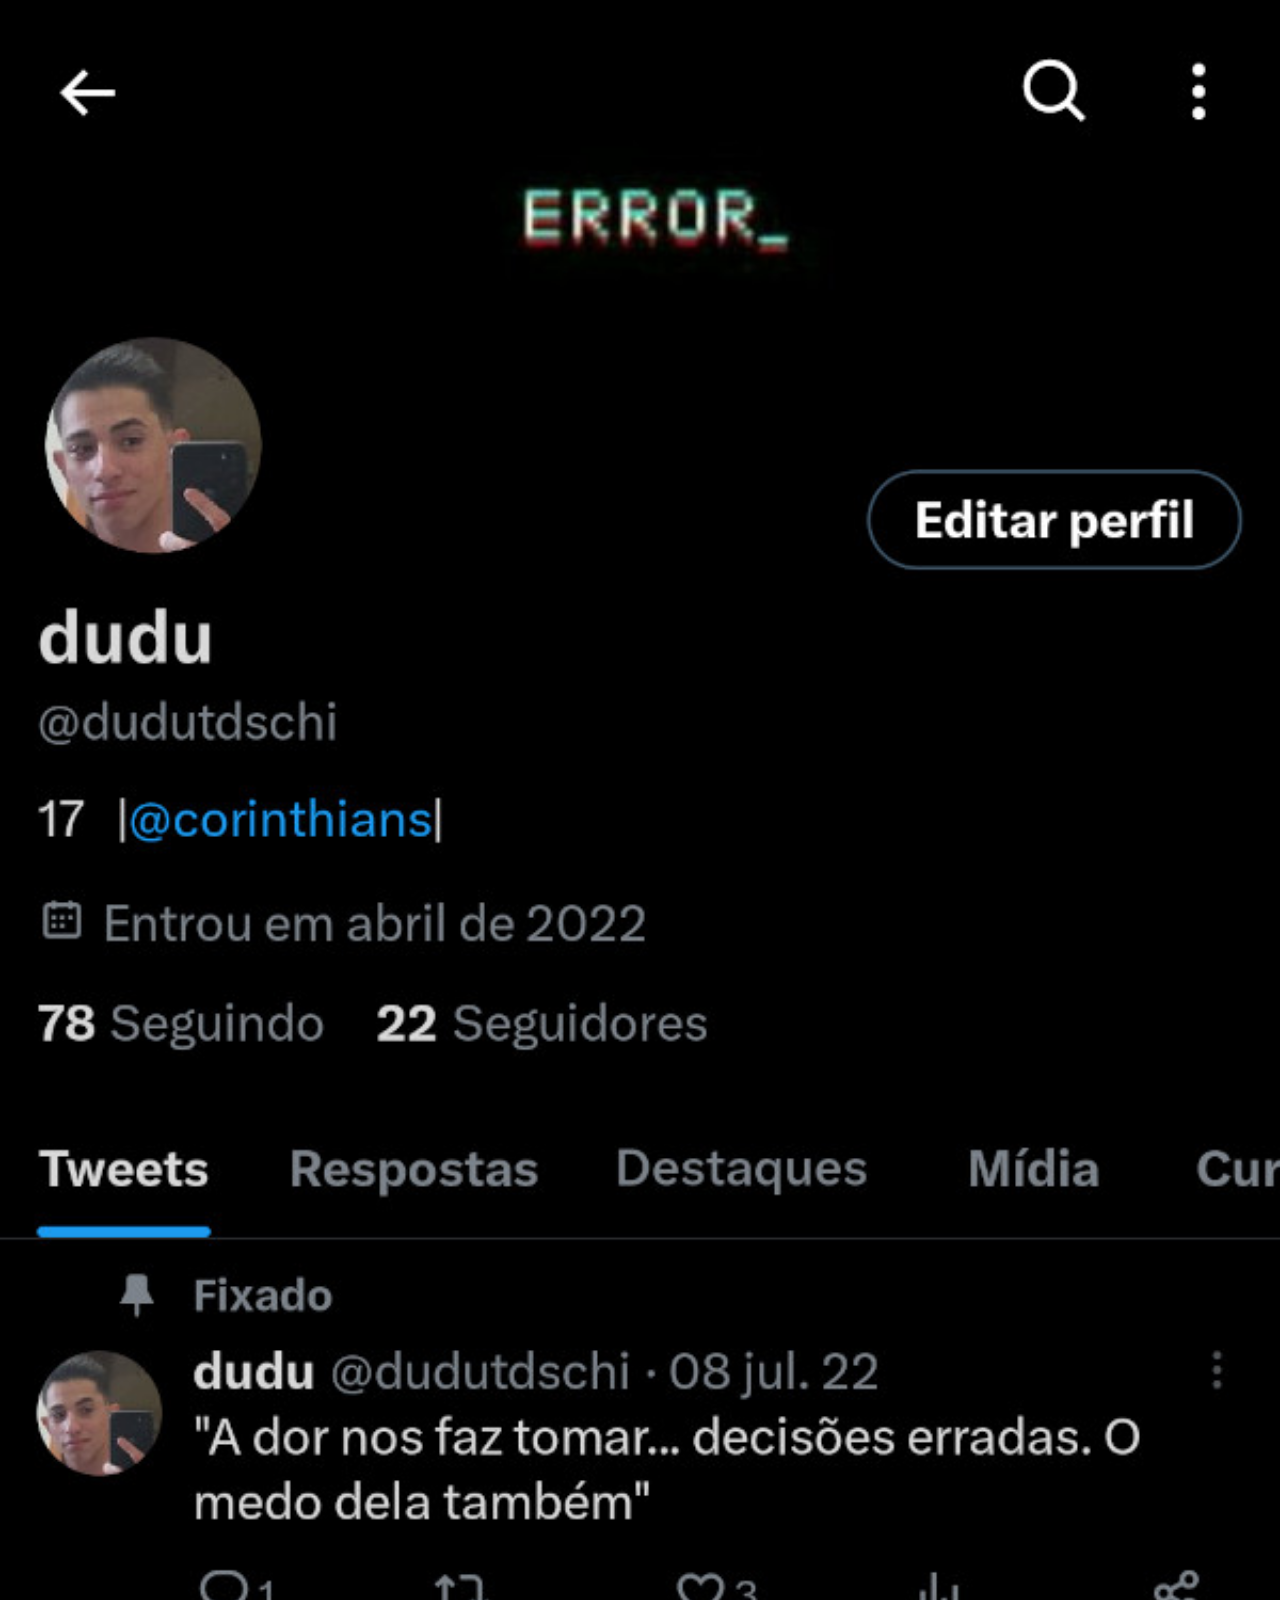
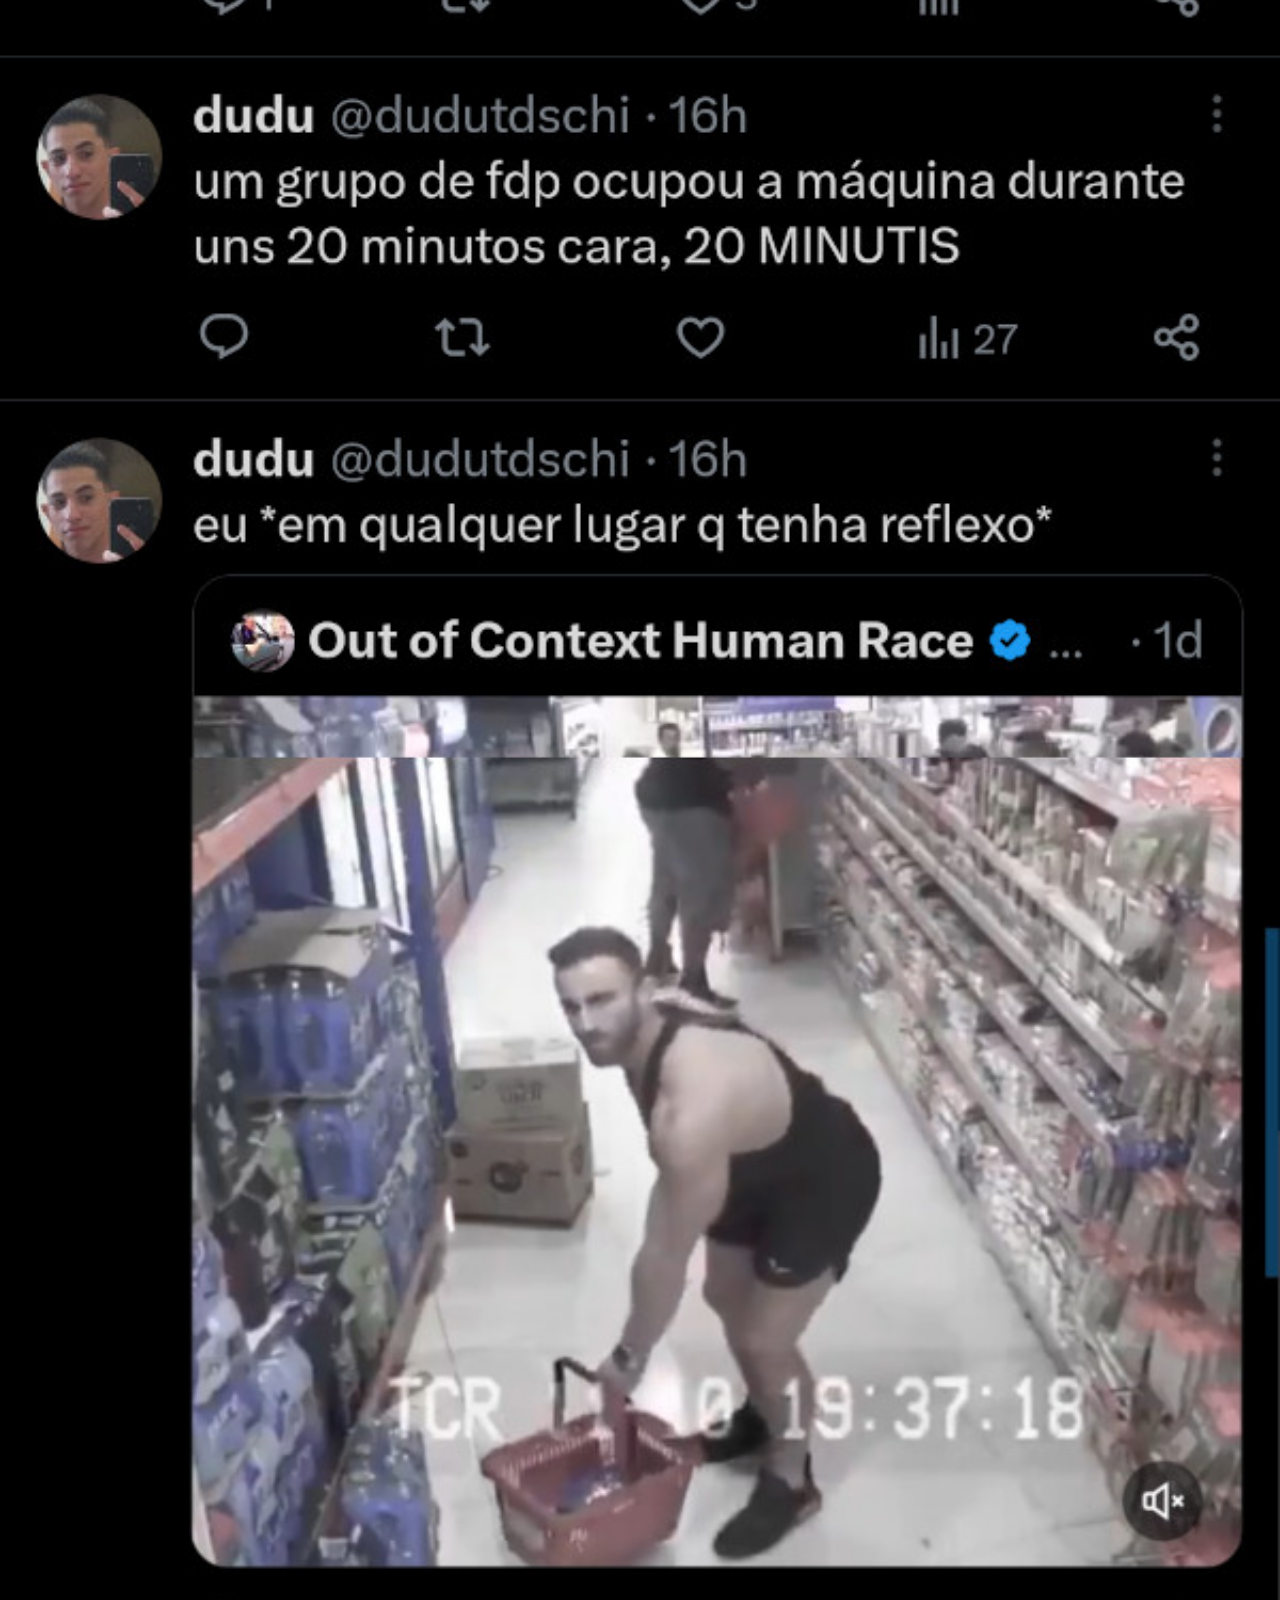
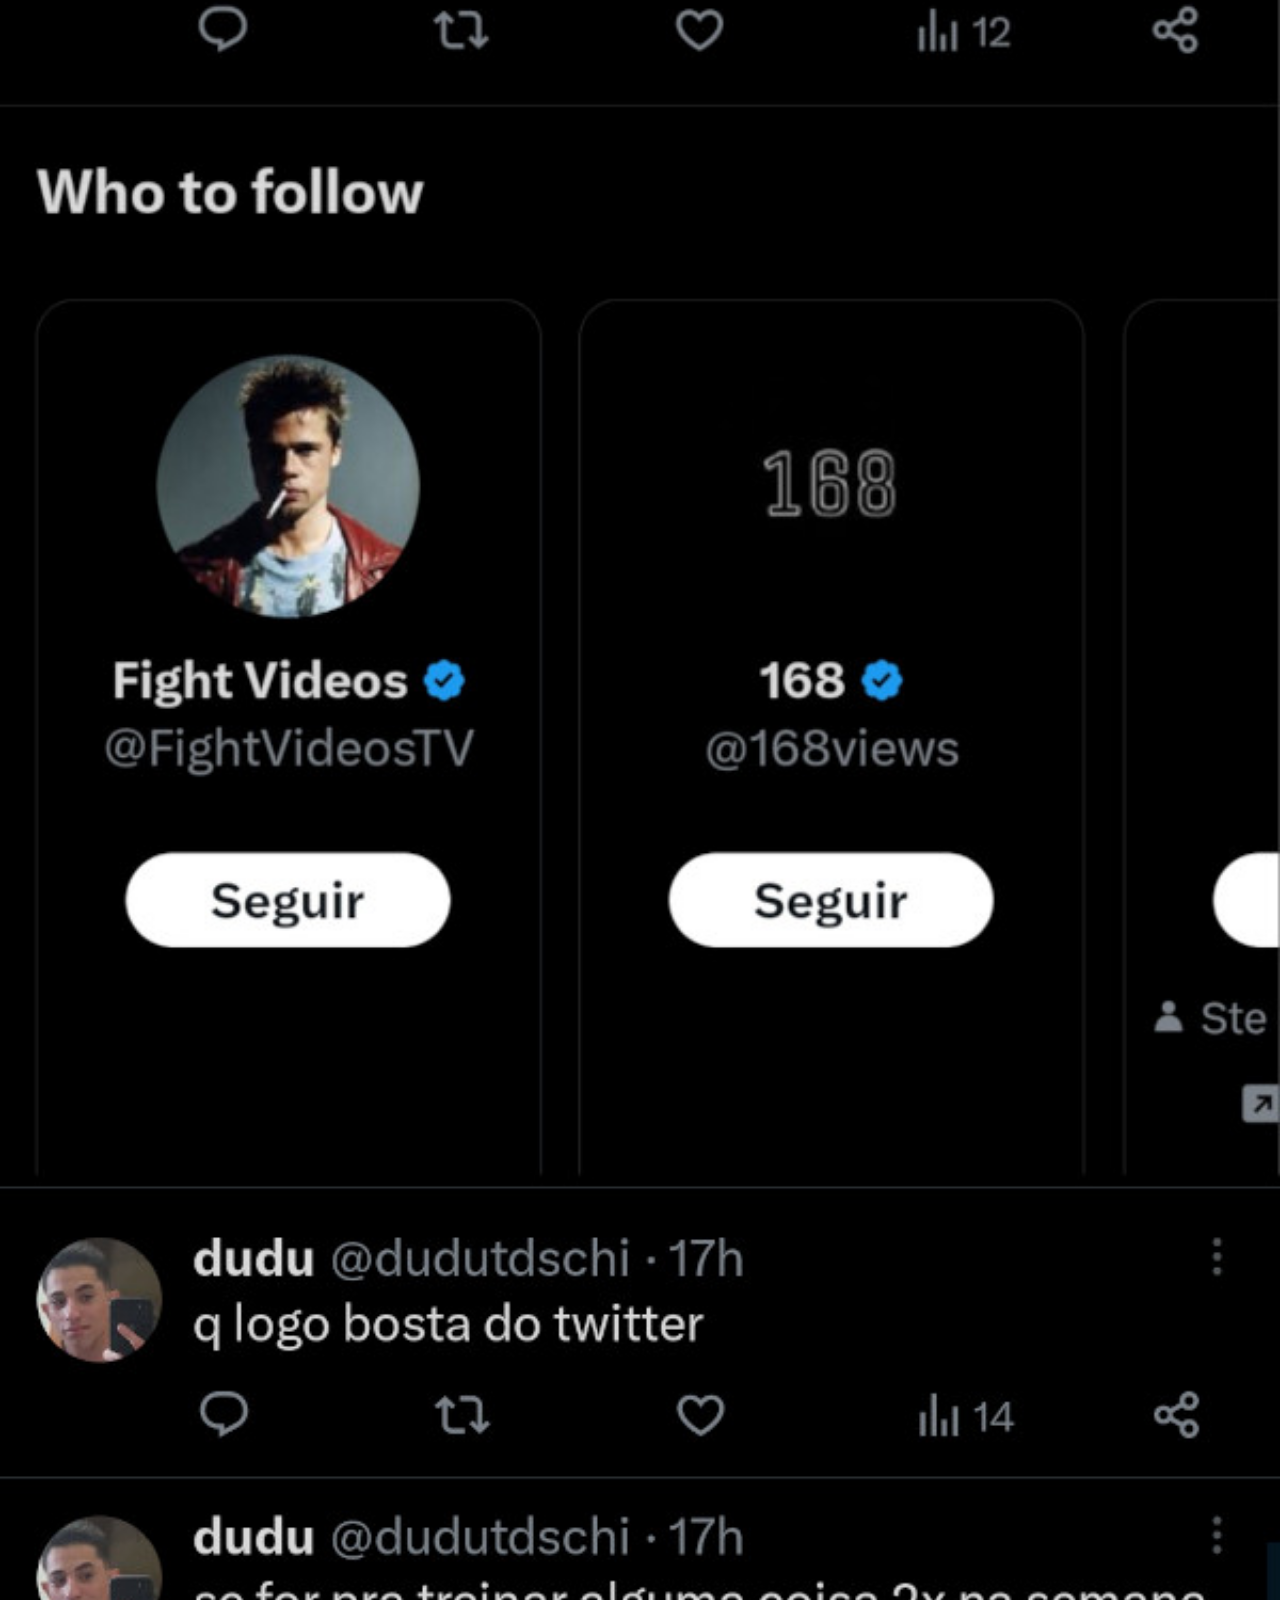
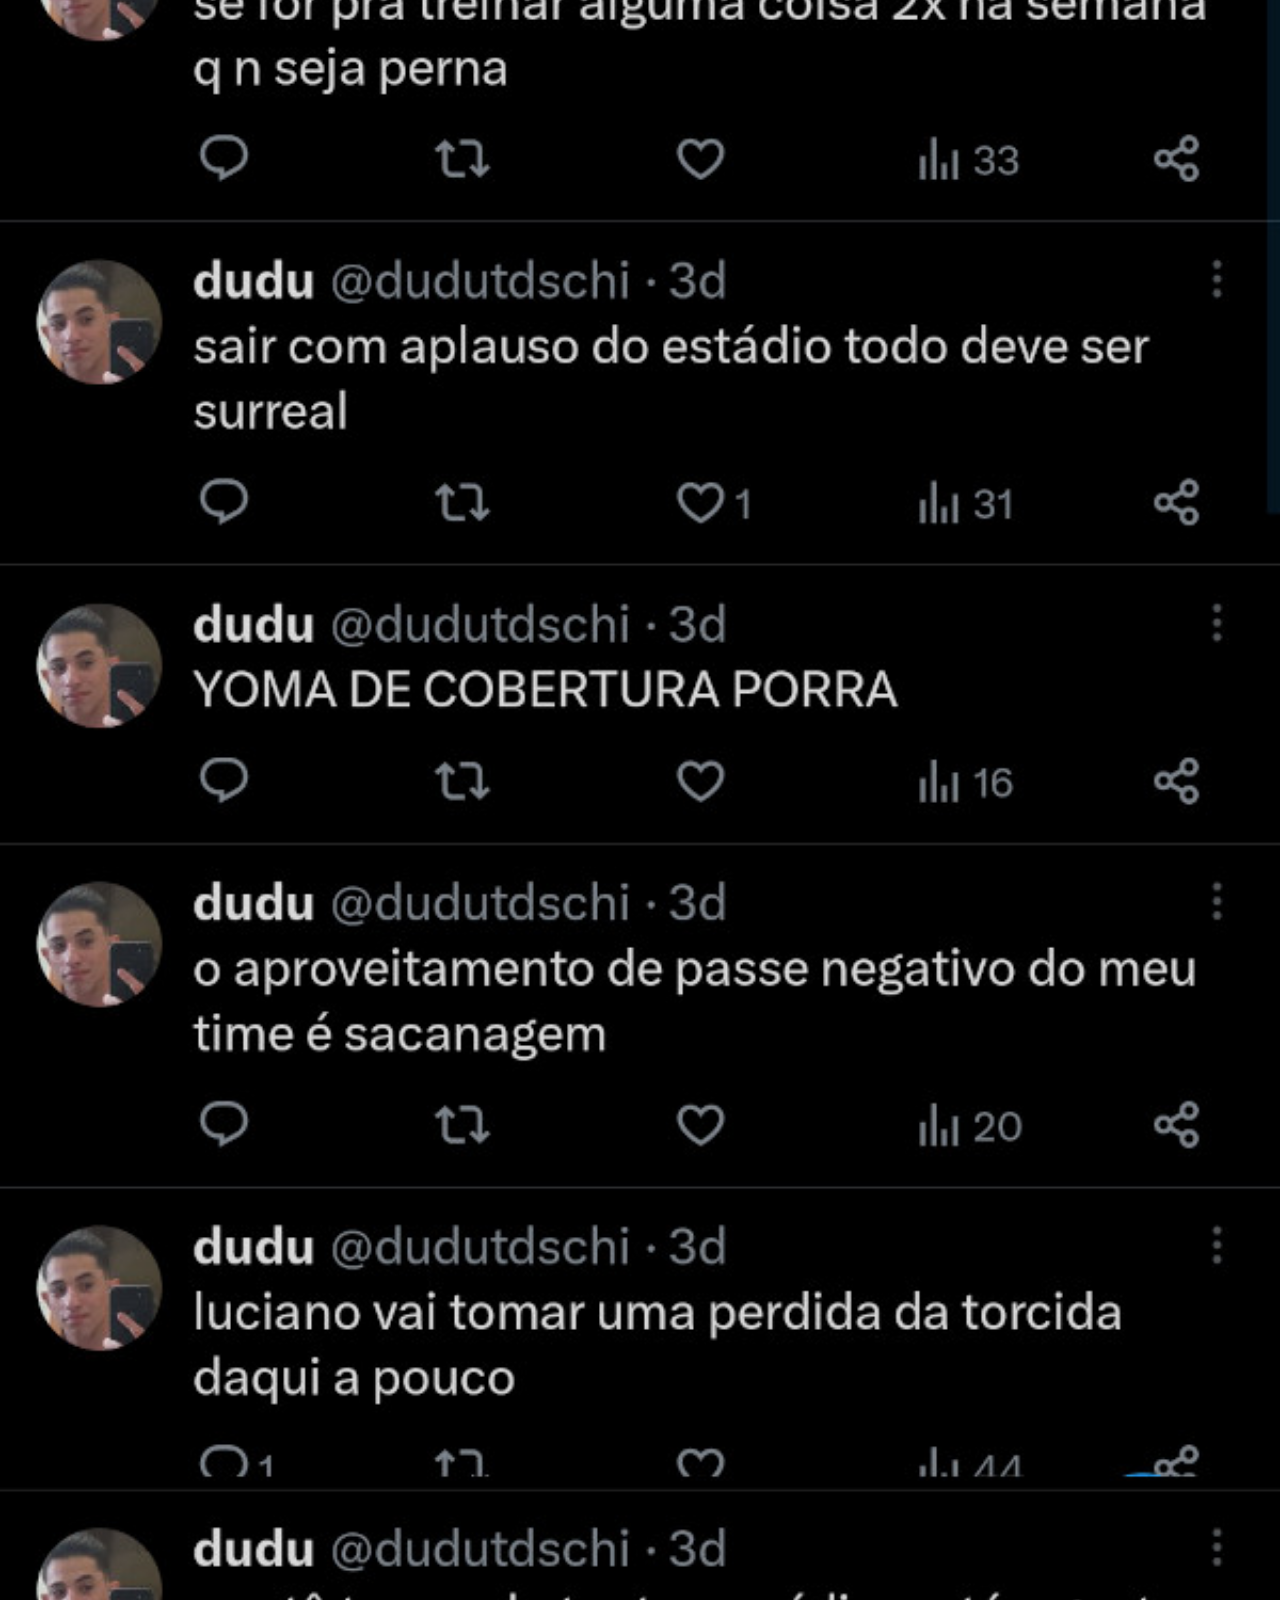
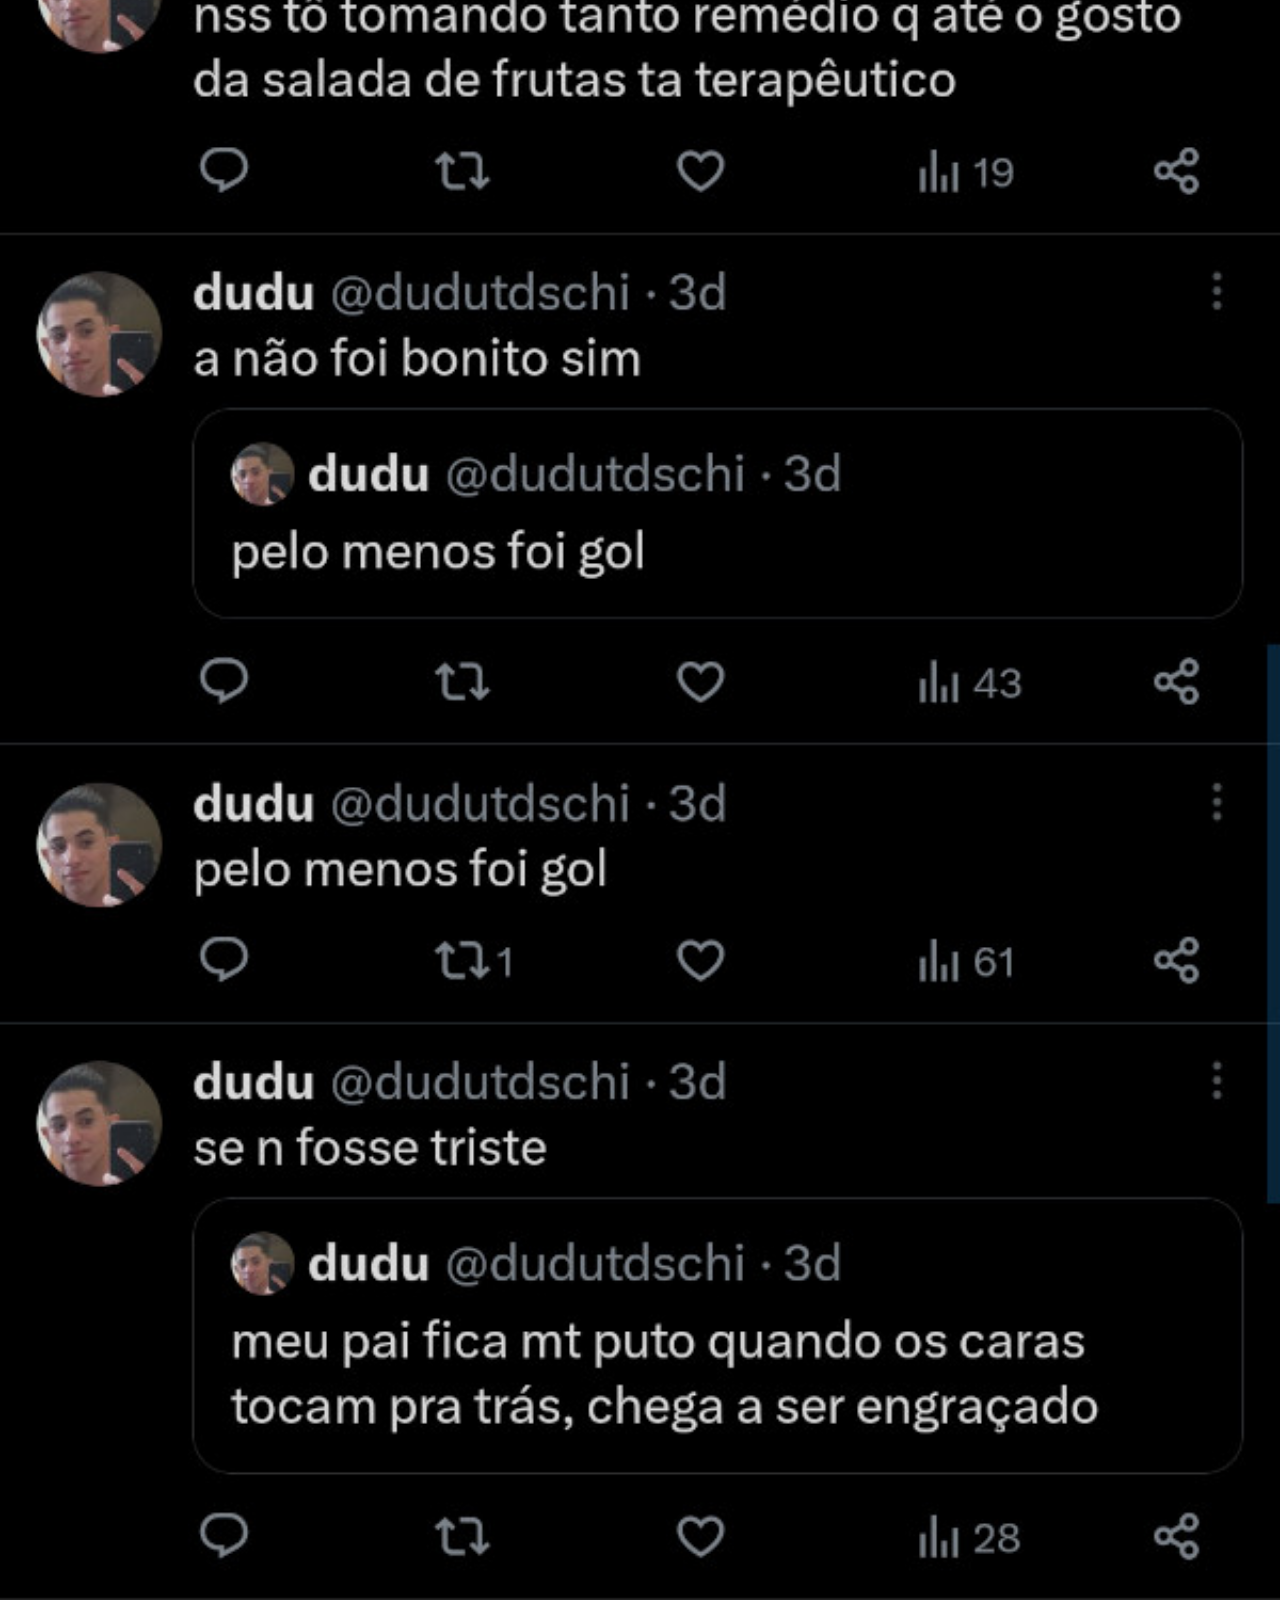
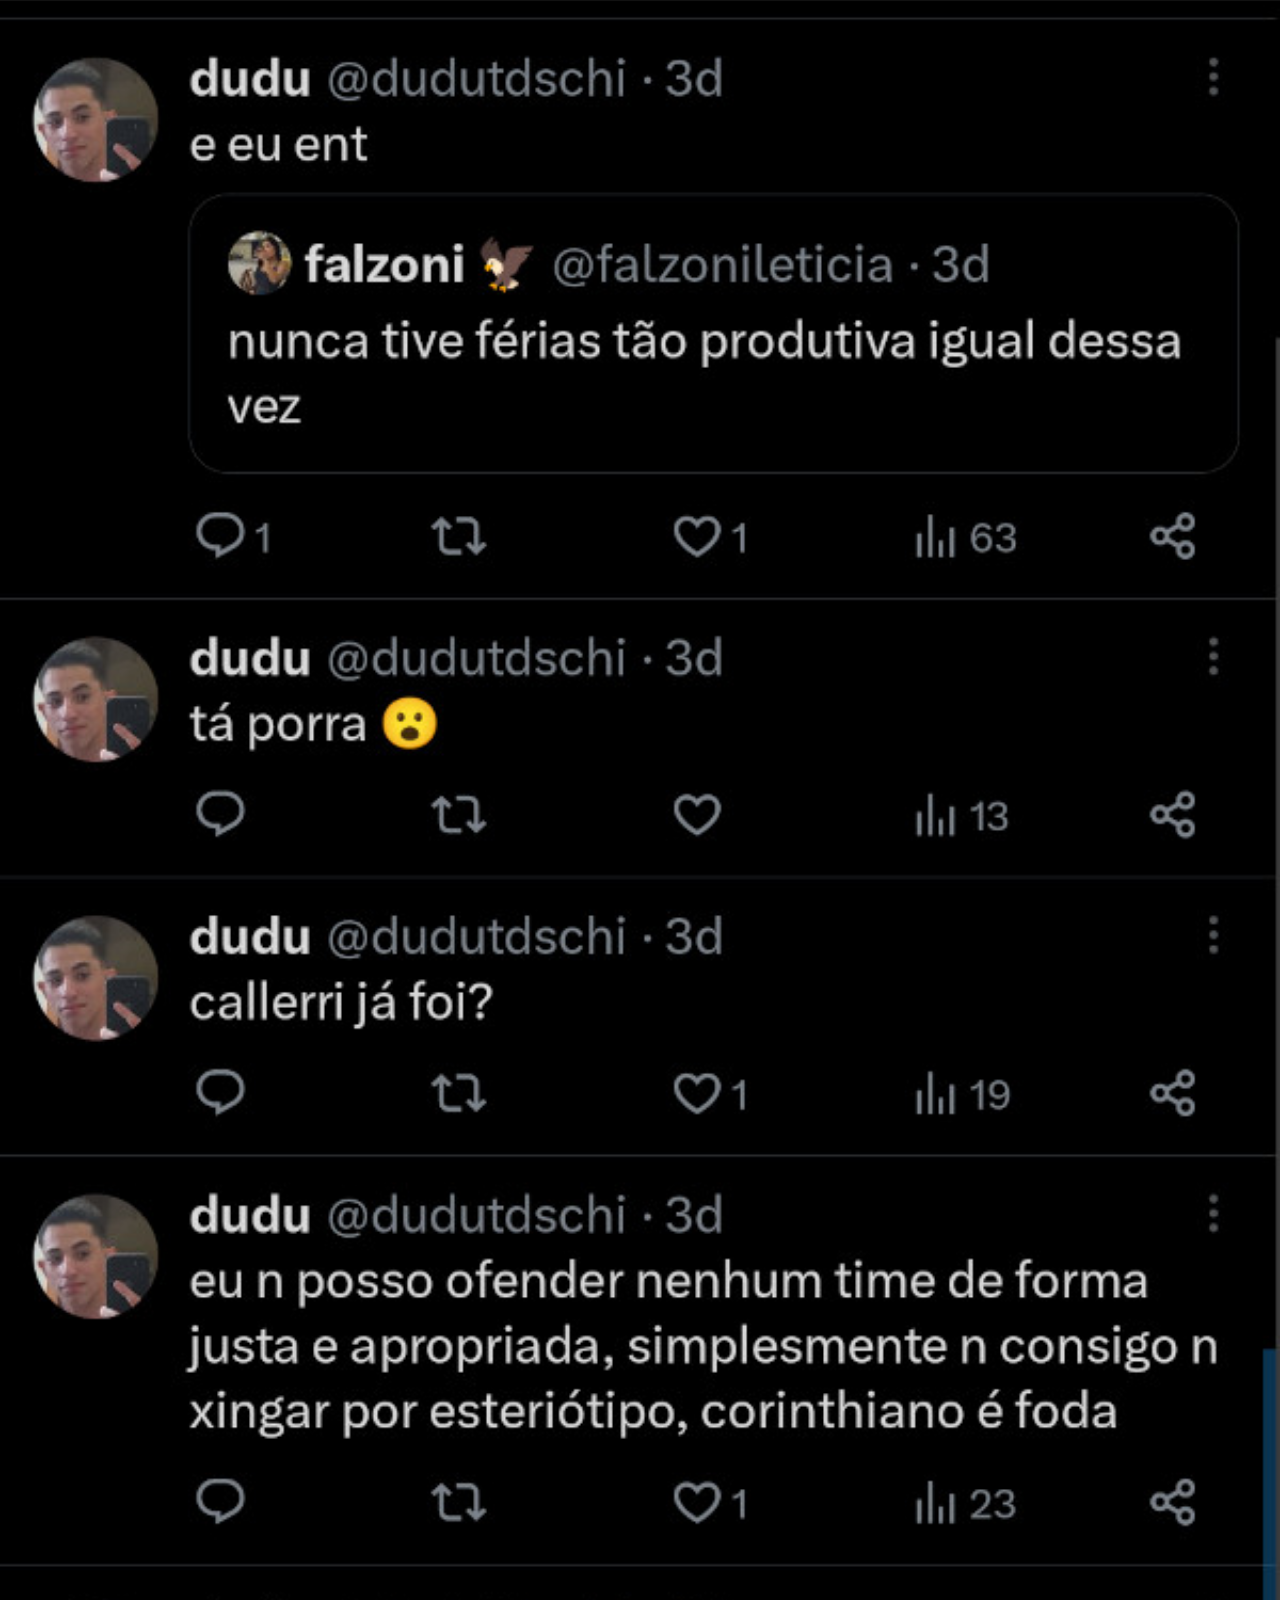
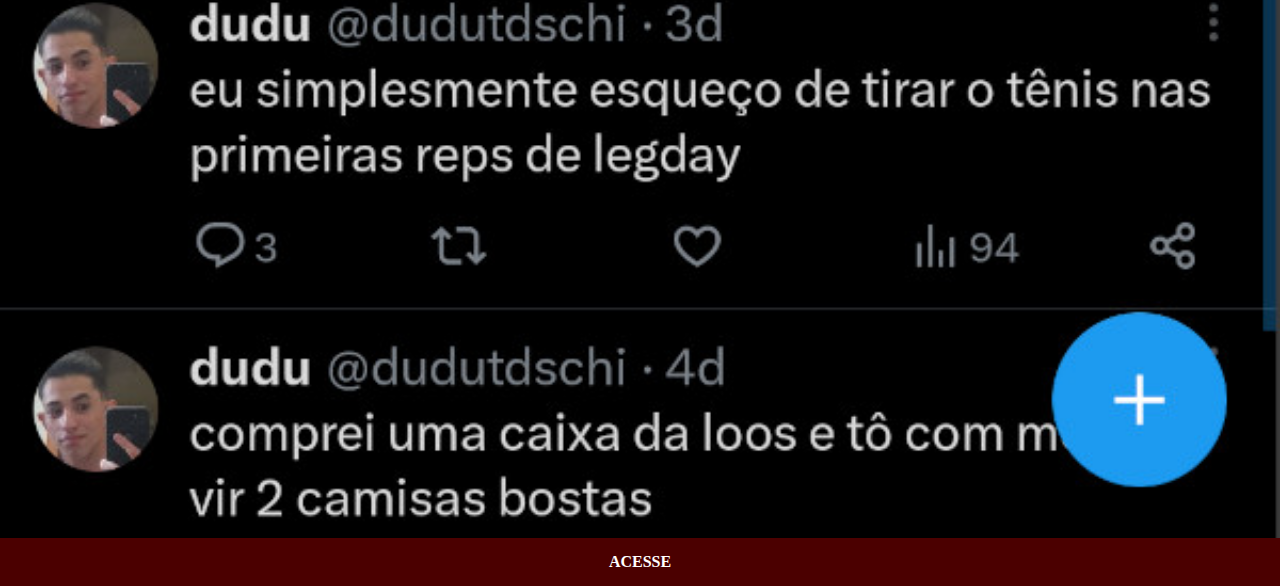
<file: my-social/twitter.html>
<!DOCTYPE html>
<html lang="pt-br">
<head>
    <meta charset="UTF-8">
    <meta name="viewport" content="width=device-width, initial-scale=1.0">
    <link rel="stylesheet" href="style/pages.css">
    <title>Twitter</title>
</head>
<body>
    <img src="images/twitter/tela-twitter.jpg" alt="Twitter">
    <a href="https://twitter.com/dudutdschi" target="_blank">ACESSE</a>
</body>
</html>
</file>
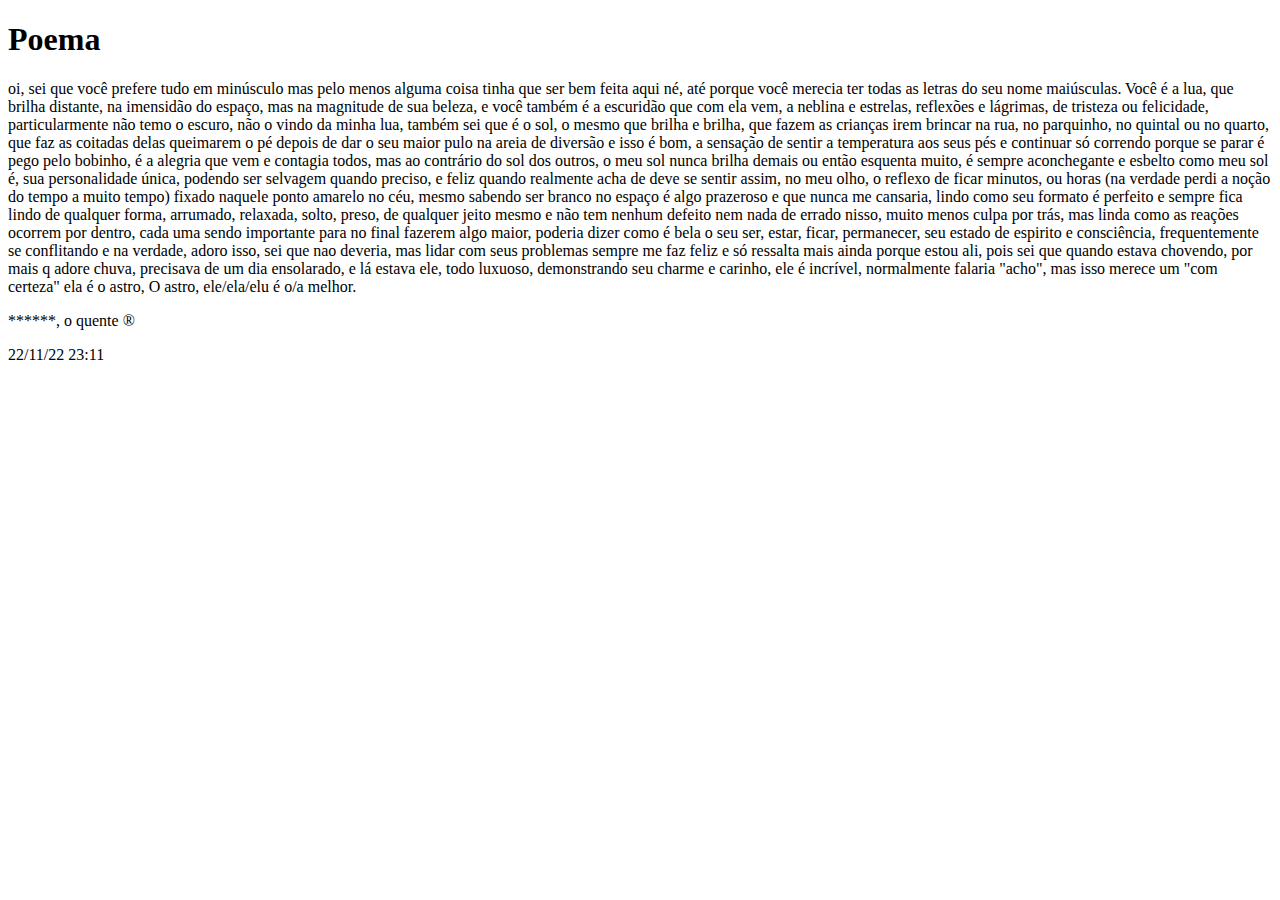
<file: poema/poema-de-uma-noite-qualquer.html>
<!DOCTYPE html>
<html lang="pt-br">
<head>
    <meta charset="UTF-8">
    <meta http-equiv="X-UA-Compatible" content="IE=edge">
    <meta name="viewport" content="width=device-width, initial-scale=1.0">
    <link rel="shortcut icon" href="favicon.ico" type="image/x-icon">
    <title>Ultimo Planeta do Sitema Solar</title>
</head>
<body>
    <h1>Poema</h1>
    <p>oi, sei que você prefere tudo em minúsculo mas pelo menos alguma coisa tinha que ser bem feita aqui né, até porque você merecia ter todas as letras do seu nome maiúsculas. Você é a lua, que brilha distante, na imensidão do espaço, mas na magnitude de sua beleza, e você também é a escuridão que com ela vem, a neblina e estrelas, reflexões e lágrimas, de tristeza ou felicidade, particularmente não temo o escuro, não o vindo da minha lua, também sei que é o sol, o mesmo que brilha e brilha, que fazem as crianças irem brincar na rua, no parquinho, no quintal ou no quarto, que faz as coitadas delas queimarem o pé depois de dar o seu maior pulo na areia de diversão e isso é bom, a sensação de sentir a temperatura aos seus pés e continuar só correndo porque se parar é pego pelo bobinho, é a alegria que vem e contagia todos, mas ao contrário do sol dos outros, o meu sol nunca brilha demais ou então esquenta muito, é sempre aconchegante e esbelto como meu sol é, sua personalidade única, podendo ser selvagem quando preciso, e feliz quando realmente acha de deve se sentir assim, no meu olho, o reflexo de ficar minutos, ou horas (na verdade perdi a noção do tempo a muito tempo) fixado naquele ponto amarelo no céu, mesmo sabendo ser branco no espaço é algo prazeroso e que nunca me cansaria, lindo como seu formato é perfeito e sempre fica lindo de qualquer forma, arrumado, relaxada, solto, preso, de qualquer jeito mesmo e não tem nenhum defeito nem nada de errado nisso, muito menos culpa por trás, mas linda como as reações ocorrem por dentro, cada uma sendo importante para no final fazerem algo maior, poderia dizer como é bela o seu ser, estar, ficar, permanecer, seu estado de espirito e consciência, frequentemente se conflitando e na verdade, adoro isso, sei que nao deveria, mas lidar com seus problemas sempre me faz feliz e só ressalta mais ainda porque estou ali, pois sei que quando estava chovendo, por mais q adore chuva, precisava de um dia ensolarado, e lá estava ele, todo luxuoso, demonstrando seu charme e carinho, ele é incrível, normalmente falaria "acho", mas isso merece um "com certeza" ela é o astro, O astro, ele/ela/elu é o/a melhor.</p>
    <p>******, o quente &reg;</p>
    <p>22/11/22 23:11</p>
</body>
</html>
</file>
<file: landing-page/style.css>
@import url('https://fonts.googleapis.com/css2?family=Poppins:ital,wght@0,100;0,200;0,300;0,400;0,500;0,600;0,700;0,800;0,900;1,100;1,200;1,300;1,400;1,500;1,600;1,700;1,800;1,900&display=swap');

body{
    background-color: rgb(34, 34, 34);
    color: white;
    font-family: 'Poppins', sans-serif;
    max-width: 1650px;
    margin-left: 100px;
    margin-top: -5px;
    padding: 15px;
}
header{
    display: flex;
    flex-direction: row;
    justify-content: space-between;
    align-items: center;
}

#title{
    flex-direction: column;
    line-height: 10px;
}
li{
    font-size: 20px;
    display: inline-block;
    margin: 20px;
}

a{
    color: white;
}
a:hover{
    color: rgb(132, 14, 201);
    transition: 0.4s all;
}

#conta-btn{
    border: 2px solid rgb(132, 14, 201);
    padding: 10px;
    border-radius: 28px;
}

#conta-btn:hover{
    background-color: rgb(132, 14, 201);
    color: white;
}

h1{
    font-weight: 500;
}

main{
    display: flex;
    flex-direction: row;
    margin-top: 50px;
}

h2{
    font-size: 80px;
    line-height: 20px;
}

#inscreva{
    color: rgb(132, 14, 201);
}

p{
    font-size: 20px;
    line-height: 23px;
    max-width: 500px;
    font-weight: 300;
}

img{
    margin-left: 70px;
    width: 850px;
}

form{
    display: flex;
    flex-direction: column;
    width: 65%;
}

form [type="submit"]{
    height: 50px;
    width: 50%;
    background-color: rgb(132, 14, 201);
    color: white;
    font-size: 20px;
    font-weight: bold;
}

form [type="submit"]:hover{
    cursor: pointer;
    background-color: rgb(86, 8, 132);
    transition: 0.2s;
}

input{
    margin-top: 20px;
    height: 20px;
    padding: 20px;
    border-radius: 25px;
    border: none;
}
</file>
<file: landing-page/media.css>
@media screen and (max-width: 760px){
     
    header{
        flex-direction: column;
    }
    
    main{
        flex-direction: column;
    }

    h2{
        font-size: 38px;
    }

    form{
        margin: 0 auto;
        width: 100%
    }

    input{
        align-self: center;
    }

    img{
        display: none;
    }

    ul{
        text-align: center;
    }

}
</file>
<file: my-social/style/style.css>
@charset "UTF-8";

*{
    padding: 0px;
    margin: 0px;
}
html, body{
    font-family: Arial, Helvetica, sans-serif;
}

body{
    width: 100vw;
    height: 100vh;
    background: url(../images/fundo-madeira.jpg) no-repeat fixed top center/cover;
}

main{
    position: relative;
    width: 100vw;
    height: 100vh;
}

#phone{
    position: absolute;
    top: 50%;
    left: 50%;
    transform: translate(-50%, -50%);
    width: 349px;
    height: 700px;
    background: url(../images/phone-wockup.png) no-repeat fixed top center/cover;
}

#tela{
    background-color: #1D1D1B;
    position: absolute;
    top:18px;
    left: 22px;
    width: 307px;
    height: 664px;
    border-radius: 37px;

}

#menu ul{
    text-align: right;
    padding: 20px 10px 0px 0px;
}

#menu img{
    width: 55px;
    border-radius: 50%;
    margin: 10px;
    box-shadow: 3px 3px 6px rgba(0, 0, 0, 0.425);
}

#menu img:hover{
    border: 2px solid rgba(255, 255, 255, 0.74);
    box-sizing: border-box;
    transform: translate(-10%, -10%);
    transition: transform 0.3s;
    box-shadow: 3px 3px 6px rgba(0, 0, 0, 0.425);
}
</file>
<file: my-social/style/pages.css>
@charset "UTF-8";

*{
    margin: 0px;
    padding: 0px;
}

::-webkit-scrollbar{
    width: 0px;
    height: 0px;
}

img{
    display: block;
    width: 100vw;
    background-size: cover;
}

a{
    display: block;
    width: 100vw;
    background-color: rgb(75, 0, 0);
    color: white;
    text-align: center;
    text-decoration: none;
    padding: 15px 0px 15px 0px;
    font-weight: bold;
}
</file>
